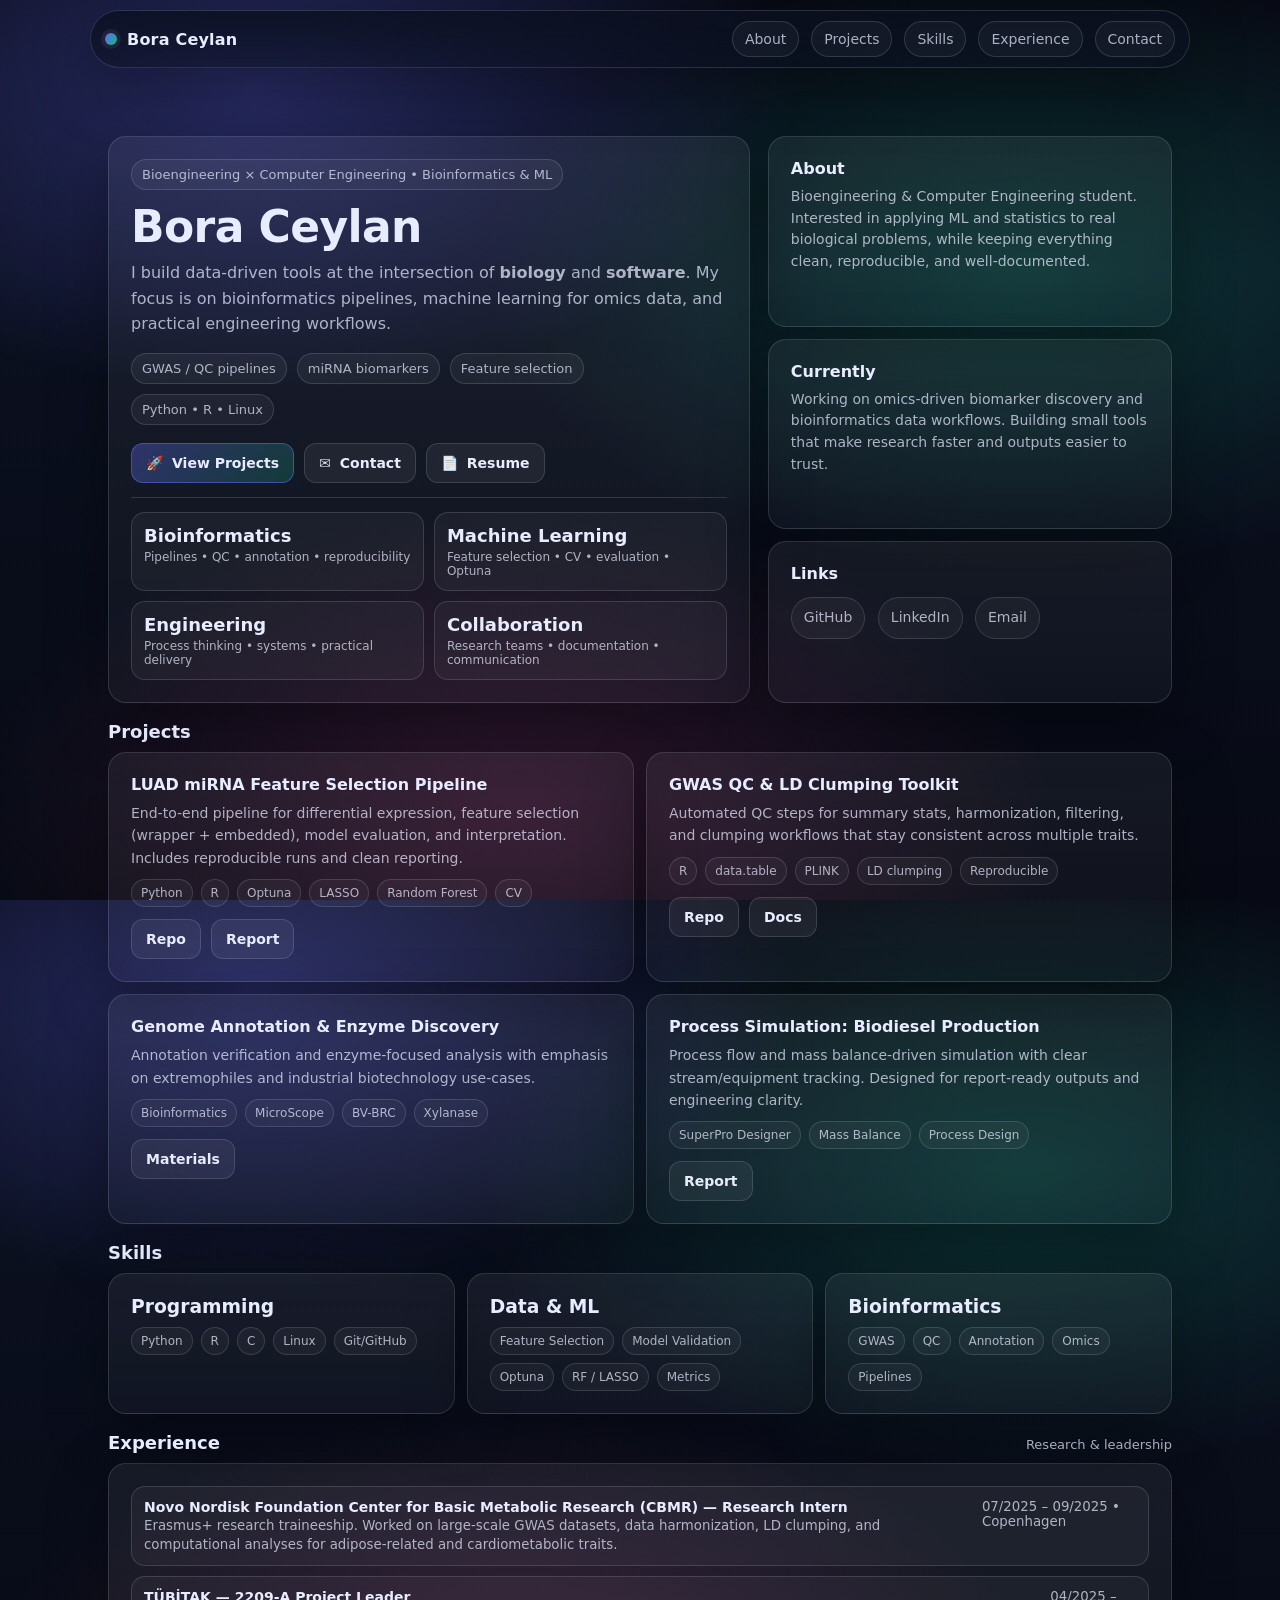
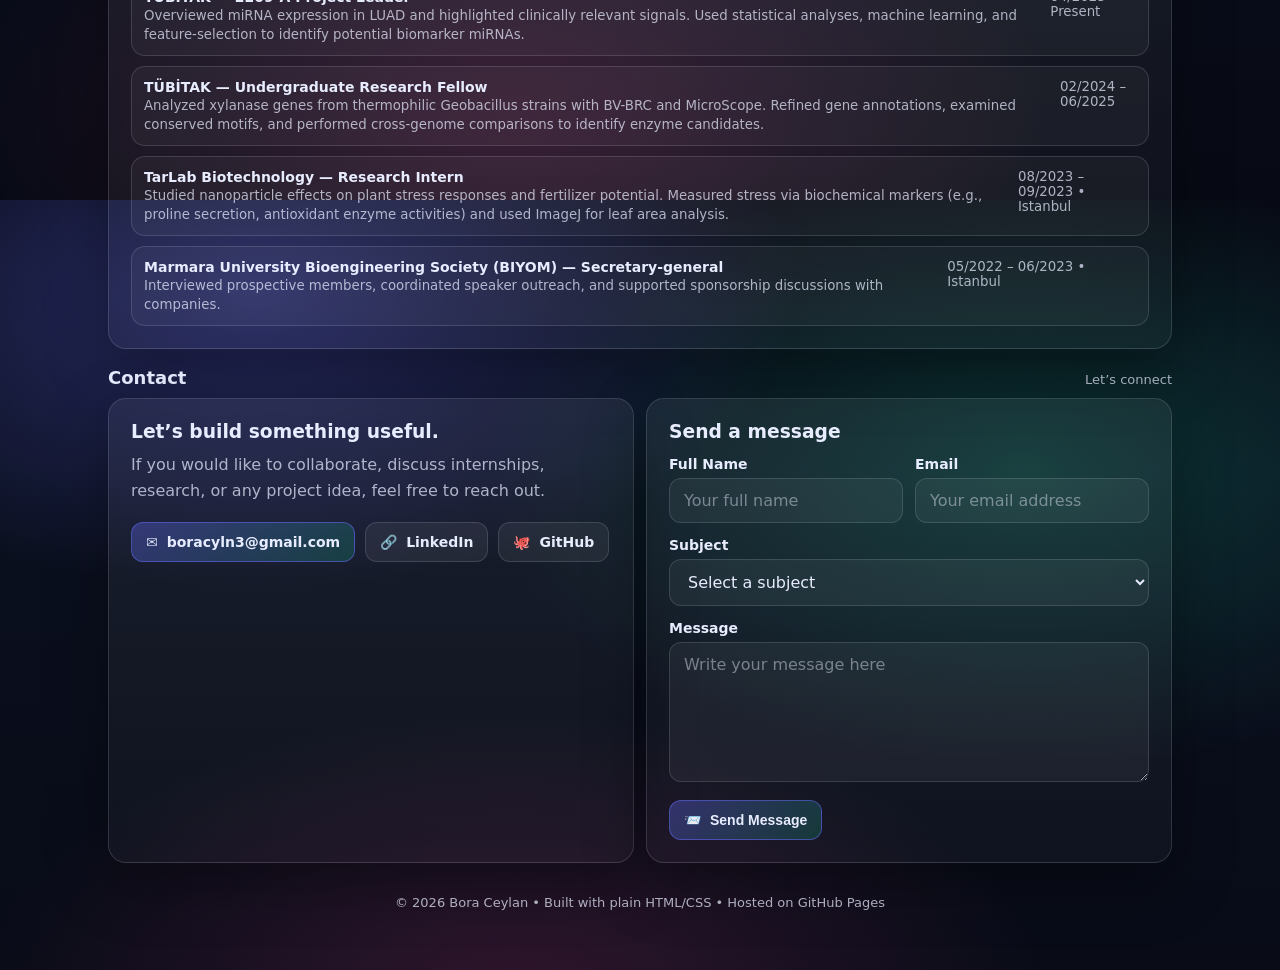
<file: index.html>
<!doctype html>
<html lang="tr">
<head>
  <meta charset="utf-8" />
  <meta name="viewport" content="width=device-width, initial-scale=1" />
  <title>Bora Ceylan | Portfolio</title>
  <meta name="description" content="Bora Ceylan — Bioengineering & Computer Engineering student. Bioinformatics, ML, GWAS, and biotech R&D." />
  
<style>
  :root{
    --bg:#0b1020;
    --panel:rgba(255,255,255,.06);
    --panel2:rgba(255,255,255,.10);
    --text:#e8ecff;
    --muted:rgba(232,236,255,.72);
    --line:rgba(232,236,255,.14);
    --shadow: 0 20px 60px rgba(0,0,0,.35);
    --r:18px;
  }
  *{box-sizing:border-box}
  html,body{height:100%}
  body{
    margin:0;
    font-family: ui-sans-serif, system-ui, -apple-system, Segoe UI, Roboto, Helvetica, Arial, "Apple Color Emoji","Segoe UI Emoji";
    color:var(--text);
    background:
      radial-gradient(900px 500px at 20% 10%, rgba(99,102,241,.35), transparent 60%),
      radial-gradient(900px 500px at 80% 30%, rgba(16,185,129,.22), transparent 60%),
      radial-gradient(900px 500px at 40% 90%, rgba(236,72,153,.18), transparent 60%),
      linear-gradient(180deg, #070a14 0%, #0b1020 30%, #070a14 100%);
    overflow-x:hidden;
  }
  a{color:inherit; text-decoration:none}
  .wrap{max-width:1100px; margin:0 auto; padding:28px 18px 60px}
  .nav{
    display:flex; align-items:center; justify-content:space-between;
    position:sticky; top:0; z-index:10;
    backdrop-filter: blur(10px);
    background: linear-gradient(180deg, rgba(11,16,32,.85), rgba(11,16,32,.55));
    border:1px solid var(--line);
    border-radius:999px;
    padding:10px 14px;
    box-shadow: var(--shadow);
    margin:10px auto 22px;
    max-width:1100px;
  }
  .brand{display:flex; gap:10px; align-items:center; font-weight:700; letter-spacing:.2px}
  .dot{
    width:12px;height:12px;border-radius:50%;
    background: linear-gradient(135deg, rgba(99,102,241,1), rgba(16,185,129,1));
    box-shadow: 0 0 0 4px rgba(255,255,255,.06);
  }
  .navlinks{display:flex; gap:12px; align-items:center; flex-wrap:wrap}
  .pill{
    padding:9px 12px;
    border-radius:999px;
    border:1px solid var(--line);
    background: rgba(255,255,255,.04);
    font-size:14px;
    color:var(--muted);
    transition:.2s transform, .2s background, .2s border-color;
  }
  .pill:hover{transform: translateY(-1px); background: rgba(255,255,255,.07); border-color: rgba(255,255,255,.22); color:var(--text)}
  .hero{
    display:grid;
    grid-template-columns: 1.35fr .85fr;
    gap:18px;
    align-items:stretch;
    margin-top:18px;
  }
  .card{
    background: linear-gradient(180deg, var(--panel), rgba(255,255,255,.03));
    border:1px solid var(--line);
    border-radius: var(--r);
    box-shadow: var(--shadow);
    padding:22px;
  }
  .headline{
    font-size: 44px;
    line-height: 1.05;
    margin: 4px 0 10px;
    letter-spacing:-.6px;
  }
  .sub{
    color:var(--muted);
    font-size:16px;
    line-height:1.6;
    margin:0 0 16px;
  }
  .badges{display:flex; gap:10px; flex-wrap:wrap; margin:14px 0 0}
  .badge{
    font-size:13px;
    padding:7px 10px;
    border-radius:999px;
    border:1px solid var(--line);
    background: rgba(255,255,255,.05);
    color:var(--muted);
  }
  .cta{display:flex; gap:10px; flex-wrap:wrap; margin-top:18px}
  .btn{
    display:inline-flex; align-items:center; gap:9px;
    padding:11px 14px;
    border-radius: 12px;
    border:1px solid var(--line);
    background: rgba(255,255,255,.06);
    color:var(--text);
    font-weight:600;
    font-size:14px;
    transition:.2s transform, .2s background, .2s border-color;
  }
  .btn:hover{transform:translateY(-1px); background: rgba(255,255,255,.10); border-color: rgba(255,255,255,.24)}
  .btn.primary{
    border-color: rgba(99,102,241,.55);
    background: linear-gradient(135deg, rgba(99,102,241,.35), rgba(16,185,129,.22));
  }
  .btn .icon{opacity:.9}
  .sidegrid{display:grid; gap:12px}
  .mini h3{margin:0 0 8px; font-size:16px}
  .mini p{margin:0; color:var(--muted); line-height:1.55; font-size:14px}
  .kpi{
    display:grid;
    grid-template-columns:1fr 1fr;
    gap:10px;
    margin-top:14px;
  }
  .kpi .k{
    border:1px solid var(--line);
    background: rgba(255,255,255,.04);
    border-radius:14px;
    padding:12px;
  }
  .k .num{font-size:18px; font-weight:800}
  .k .lbl{font-size:12px; color:var(--muted); margin-top:4px}
  section{margin-top:18px}
  .section-title{
    display:flex; align-items:baseline; justify-content:space-between; gap:10px;
    margin: 8px 0 10px;
  }
  .section-title h2{margin:0; font-size:18px}
  .section-title span{color:var(--muted); font-size:13px}
  .grid{
    display:grid;
    grid-template-columns: repeat(12, 1fr);
    gap:12px;
  }
  .col6{grid-column: span 6}
  .col4{grid-column: span 4}
  .col8{grid-column: span 8}
  .project h3{margin:0 0 8px; font-size:16px}
  .project p{margin:0 0 10px; color:var(--muted); line-height:1.6; font-size:14px}
  .tags{display:flex; gap:8px; flex-wrap:wrap}
  .tag{
    font-size:12px; padding:6px 9px;
    border-radius:999px;
    border:1px solid var(--line);
    background: rgba(255,255,255,.04);
    color:var(--muted);
  }
  .list{margin:0; padding:0; list-style:none; display:grid; gap:10px}
  .item{
    border:1px solid var(--line);
    background: rgba(255,255,255,.04);
    border-radius:14px;
    padding:12px;
    display:flex;
    justify-content:space-between;
    gap:12px;
    align-items:flex-start;
  }
  .item strong{display:block; font-size:14px}
  .item small{color:var(--muted)}
  .footer{
    margin-top:18px;
    text-align:center;
    color:var(--muted);
    font-size:13px;
    padding:14px 0 0;
  }
  .divider{
    height:1px; background:var(--line);
    margin:14px 0 0;
  }

  /* CONTACT FORM */
  .contact-form{
    display:flex;
    flex-direction:column;
    gap:14px;
    margin-top:6px;
  }
  .contact-form label{
    font-size:14px;
    font-weight:600;
    color:var(--text);
    margin-bottom:6px;
    display:block;
  }
  .contact-form input,
  .contact-form select,
  .contact-form textarea{
    width:100%;
    padding:12px 14px;
    border-radius:12px;
    border:1px solid var(--line);
    background: rgba(255,255,255,.05);
    color:var(--text);
    font: inherit;
    outline:none;
    transition:border-color .2s, background .2s, transform .2s;
  }
  .contact-form input::placeholder,
  .contact-form textarea::placeholder{
    color:rgba(232,236,255,.45);
  }
  .contact-form input:focus,
  .contact-form select:focus,
  .contact-form textarea:focus{
    border-color: rgba(99,102,241,.55);
    background: rgba(255,255,255,.08);
  }
  .contact-form textarea{
    min-height:140px;
    resize:vertical;
  }
  .form-row{
    display:grid;
    grid-template-columns:1fr 1fr;
    gap:12px;
  }

  @media (max-width: 920px){
    .hero{grid-template-columns:1fr; }
    .headline{font-size:36px}
    .col6,.col4,.col8{grid-column: span 12}
    .nav{position:relative; top:auto}
    .form-row{grid-template-columns:1fr;}
  }
</style>
</head>
<body>

  <div class="nav">
    <div class="brand">
      <span class="dot" aria-hidden="true"></span>
      <span>Bora Ceylan</span>
    </div>
    <div class="navlinks">
      <a class="pill" href="#about">About</a>
      <a class="pill" href="#projects">Projects</a>
      <a class="pill" href="#skills">Skills</a>
      <a class="pill" href="#experience">Experience</a>
      <a class="pill" href="#contact">Contact</a>
    </div>
  </div>

  <div class="wrap">
    <!-- HERO -->
    <div class="hero">
      <div class="card">
        <div class="badge" style="display:inline-block;margin-bottom:10px;">
          Bioengineering × Computer Engineering • Bioinformatics & ML
        </div>

        <h1 class="headline">Bora Ceylan</h1>
        <p class="sub">
          I build data-driven tools at the intersection of <b>biology</b> and <b>software</b>.
          My focus is on bioinformatics pipelines, machine learning for omics data, and practical engineering workflows.
        </p>

        <div class="badges">
          <span class="badge">GWAS / QC pipelines</span>
          <span class="badge">miRNA biomarkers</span>
          <span class="badge">Feature selection</span>
          <span class="badge">Python • R • Linux</span>
        </div>

        <div class="cta">
          <a class="btn primary" href="#projects">
            <span class="icon">🚀</span> View Projects
          </a>
          <a class="btn" href="#contact">
            <span class="icon">✉️</span> Contact
          </a>
          <!-- İstersen buraya CV linki koy -->
          <a class="btn" href="Bora-CEYLAN-CV.pdf" download>
            <span class="icon">📄</span> Resume
          </a>
        </div>

        <div class="divider"></div>

        <div class="kpi">
          <div class="k">
            <div class="num">Bioinformatics</div>
            <div class="lbl">Pipelines • QC • annotation • reproducibility</div>
          </div>
          <div class="k">
            <div class="num">Machine Learning</div>
            <div class="lbl">Feature selection • CV • evaluation • Optuna</div>
          </div>
          <div class="k">
            <div class="num">Engineering</div>
            <div class="lbl">Process thinking • systems • practical delivery</div>
          </div>
          <div class="k">
            <div class="num">Collaboration</div>
            <div class="lbl">Research teams • documentation • communication</div>
          </div>
        </div>
      </div>

      <div class="sidegrid">
        <div class="card mini" id="about">
          <h3>About</h3>
          <p>
            Bioengineering & Computer Engineering student. Interested in applying ML and statistics to real biological problems,
            while keeping everything clean, reproducible, and well-documented.
          </p>
        </div>

        <div class="card mini">
          <h3>Currently</h3>
          <p>
            Working on omics-driven biomarker discovery and bioinformatics data workflows.
            Building small tools that make research faster and outputs easier to trust.
          </p>
        </div>

        <div class="card mini">
          <h3>Links</h3>
          <p>
            <a class="pill" style="display:inline-block;margin:6px 8px 0 0;" href="https://github.com/borcey" target="_blank" rel="noreferrer">GitHub</a>
            <a class="pill" style="display:inline-block;margin:6px 8px 0 0;" href="https://www.linkedin.com/in/boracyln" target="_blank" rel="noreferrer">LinkedIn</a>            <a class="pill" style="display:inline-block;margin:6px 8px 0 0;" href="#contact">Email</a>
          </p>
          <p style="margin-top:10px;color:var(--muted);font-size:13px;">
          </p>
        </div>
      </div>
    </div>

    <!-- PROJECTS -->
    <section id="projects">
      <div class="section-title">
        <h2>Projects</h2>
      </div>

      <div class="grid">
        <div class="card project col6">
          <h3>LUAD miRNA Feature Selection Pipeline</h3>
          <p>
            End-to-end pipeline for differential expression, feature selection (wrapper + embedded),
            model evaluation, and interpretation. Includes reproducible runs and clean reporting.
          </p>
          <div class="tags">
            <span class="tag">Python</span><span class="tag">R</span><span class="tag">Optuna</span>
            <span class="tag">LASSO</span><span class="tag">Random Forest</span><span class="tag">CV</span>
          </div>
          <div class="cta" style="margin-top:12px;">
            <a class="btn" href="#" onclick="alert('Buraya repo linkini koy.'); return false;">Repo</a>
            <a class="btn" href="#" onclick="alert('Buraya kısa rapor / PDF linki koy.'); return false;">Report</a>
          </div>
        </div>

        <div class="card project col6">
          <h3>GWAS QC & LD Clumping Toolkit</h3>
          <p>
            Automated QC steps for summary stats, harmonization, filtering, and clumping workflows
            that stay consistent across multiple traits.
          </p>
          <div class="tags">
            <span class="tag">R</span><span class="tag">data.table</span><span class="tag">PLINK</span>
            <span class="tag">LD clumping</span><span class="tag">Reproducible</span>
          </div>
          <div class="cta" style="margin-top:12px;">
            <a class="btn" href="#" onclick="alert('Repo linki'); return false;">Repo</a>
            <a class="btn" href="#" onclick="alert('Docs linki'); return false;">Docs</a>
          </div>
        </div>

        <div class="card project col6">
          <h3>Genome Annotation & Enzyme Discovery</h3>
          <p>
            Annotation verification and enzyme-focused analysis with emphasis on extremophiles and
            industrial biotechnology use-cases.
          </p>
          <div class="tags">
            <span class="tag">Bioinformatics</span><span class="tag">MicroScope</span><span class="tag">BV-BRC</span>
            <span class="tag">Xylanase</span>
          </div>
          <div class="cta" style="margin-top:12px;">
            <a class="btn" href="#" onclick="alert('Repo / poster linki'); return false;">Materials</a>
          </div>
        </div>

        <div class="card project col6">
          <h3>Process Simulation: Biodiesel Production</h3>
          <p>
            Process flow and mass balance-driven simulation with clear stream/equipment tracking.
            Designed for report-ready outputs and engineering clarity.
          </p>
          <div class="tags">
            <span class="tag">SuperPro Designer</span><span class="tag">Mass Balance</span><span class="tag">Process Design</span>
          </div>
          <div class="cta" style="margin-top:12px;">
            <a class="btn" href="#" onclick="alert('Rapor / görsel linki'); return false;">Report</a>
          </div>
        </div>
      </div>
    </section>

    <!-- SKILLS -->
    <section id="skills">
      <div class="section-title">
        <h2>Skills</h2>
      </div>

      <div class="grid">
        <div class="card col4">
          <h3 style="margin:0 0 10px;">Programming</h3>
          <div class="tags">
            <span class="tag">Python</span><span class="tag">R</span><span class="tag">C</span>
            <span class="tag">Linux</span><span class="tag">Git/GitHub</span>
          </div>
        </div>
        <div class="card col4">
          <h3 style="margin:0 0 10px;">Data & ML</h3>
          <div class="tags">
            <span class="tag">Feature Selection</span><span class="tag">Model Validation</span>
            <span class="tag">Optuna</span><span class="tag">RF / LASSO</span>
            <span class="tag">Metrics</span>
          </div>
        </div>
        <div class="card col4">
          <h3 style="margin:0 0 10px;">Bioinformatics</h3>
          <div class="tags">
            <span class="tag">GWAS</span><span class="tag">QC</span><span class="tag">Annotation</span>
            <span class="tag">Omics</span><span class="tag">Pipelines</span>
          </div>
        </div>
      </div>
    </section>

    <!-- EXPERIENCE -->
<section id="experience">
  <div class="section-title">
    <h2>Experience</h2>
    <span>Research & leadership</span>
  </div>

  <div class="card">
    <ul class="list">
      <li class="item">
        <div>
          <strong>Novo Nordisk Foundation Center for Basic Metabolic Research (CBMR) — Research Intern</strong>
          <small>
            Erasmus+ research traineeship. Worked on large-scale GWAS datasets, data harmonization, LD clumping,
            and computational analyses for adipose-related and cardiometabolic traits.
          </small>
        </div>
        <small>07/2025 – 09/2025 • Copenhagen</small>
      </li>

      <li class="item">
        <div>
          <strong>TÜBİTAK — 2209-A Project Leader</strong>
          <small>
            Overviewed miRNA expression in LUAD and highlighted clinically relevant signals.
            Used statistical analyses, machine learning, and feature-selection to identify potential biomarker miRNAs.
          </small>
        </div>
        <small>04/2025 – Present</small>
      </li>

      <li class="item">
        <div>
          <strong>TÜBİTAK — Undergraduate Research Fellow</strong>
          <small>
            Analyzed xylanase genes from thermophilic Geobacillus strains with BV-BRC and MicroScope.
            Refined gene annotations, examined conserved motifs, and performed cross-genome comparisons to identify enzyme candidates.
          </small>
        </div>
        <small>02/2024 – 06/2025</small>
      </li>

      <li class="item">
        <div>
          <strong>TarLab Biotechnology — Research Intern</strong>
          <small>
            Studied nanoparticle effects on plant stress responses and fertilizer potential.
            Measured stress via biochemical markers (e.g., proline secretion, antioxidant enzyme activities) and used ImageJ for leaf area analysis.
          </small>
        </div>
        <small>08/2023 – 09/2023 • Istanbul</small>
      </li>

      <li class="item">
        <div>
          <strong>Marmara University Bioengineering Society (BIYOM) — Secretary-general</strong>
          <small>
            Interviewed prospective members, coordinated speaker outreach, and supported sponsorship discussions with companies.
          </small>
        </div>
        <small>05/2022 – 06/2023 • Istanbul</small>
      </li>
    </ul>
  </div>
</section>

    
<!-- CONTACT -->
<section id="contact">
  <div class="section-title">
    <h2>Contact</h2>
    <span>Let’s connect</span>
  </div>

  <div class="grid">
    <div class="card col6">
      <h3 style="margin:0 0 10px;">Let’s build something useful.</h3>
      <p class="sub">
        If you would like to collaborate, discuss internships, research, or any project idea,
        feel free to reach out.
      </p>

      <div class="cta">
        <a class="btn primary" href="mailto:boracyln3@gmail.com">
          <span class="icon">✉️</span> boracyln3@gmail.com
        </a>
        <a class="btn" href="https://www.linkedin.com/in/boracyln" target="_blank" rel="noreferrer">
          <span class="icon">🔗</span> LinkedIn
        </a>
        <a class="btn" href="https://github.com/borcey" target="_blank" rel="noreferrer">
          <span class="icon">🐙</span> GitHub
        </a>
      </div>
    </div>

    <div class="card col6">
      <h3 style="margin:0 0 14px;">Send a message</h3>

      <form class="contact-form">
        <div class="form-row">
          <div>
            <label for="fullname">Full Name</label>
            <input type="text" id="fullname" name="fullname" placeholder="Your full name">
          </div>

          <div>
            <label for="email">Email</label>
            <input type="email" id="email" name="email" placeholder="Your email address">
          </div>
        </div>

        <div>
          <label for="subject">Subject</label>
          <select id="subject" name="subject">
            <option value="">Select a subject</option>
            <option value="internship">Internship Opportunity</option>
            <option value="research">Research Collaboration</option>
            <option value="project">Project Discussion</option>
            <option value="other">Other</option>
          </select>
        </div>

        <div>
          <label for="message">Message</label>
          <textarea id="message" name="message" placeholder="Write your message here"></textarea>
        </div>

        <div>
          <button type="submit" class="btn primary">
            <span class="icon">📨</span> Send Message
          </button>
        </div>
      </form>
    </div>
  </div>

  <div class="footer">
    © <span id="y"></span> Bora Ceylan • Built with plain HTML/CSS • Hosted on GitHub Pages
  </div>
</section>

  <script>
    document.getElementById("y").textContent = new Date().getFullYear();
  </script>

</body>
</html>
</file>
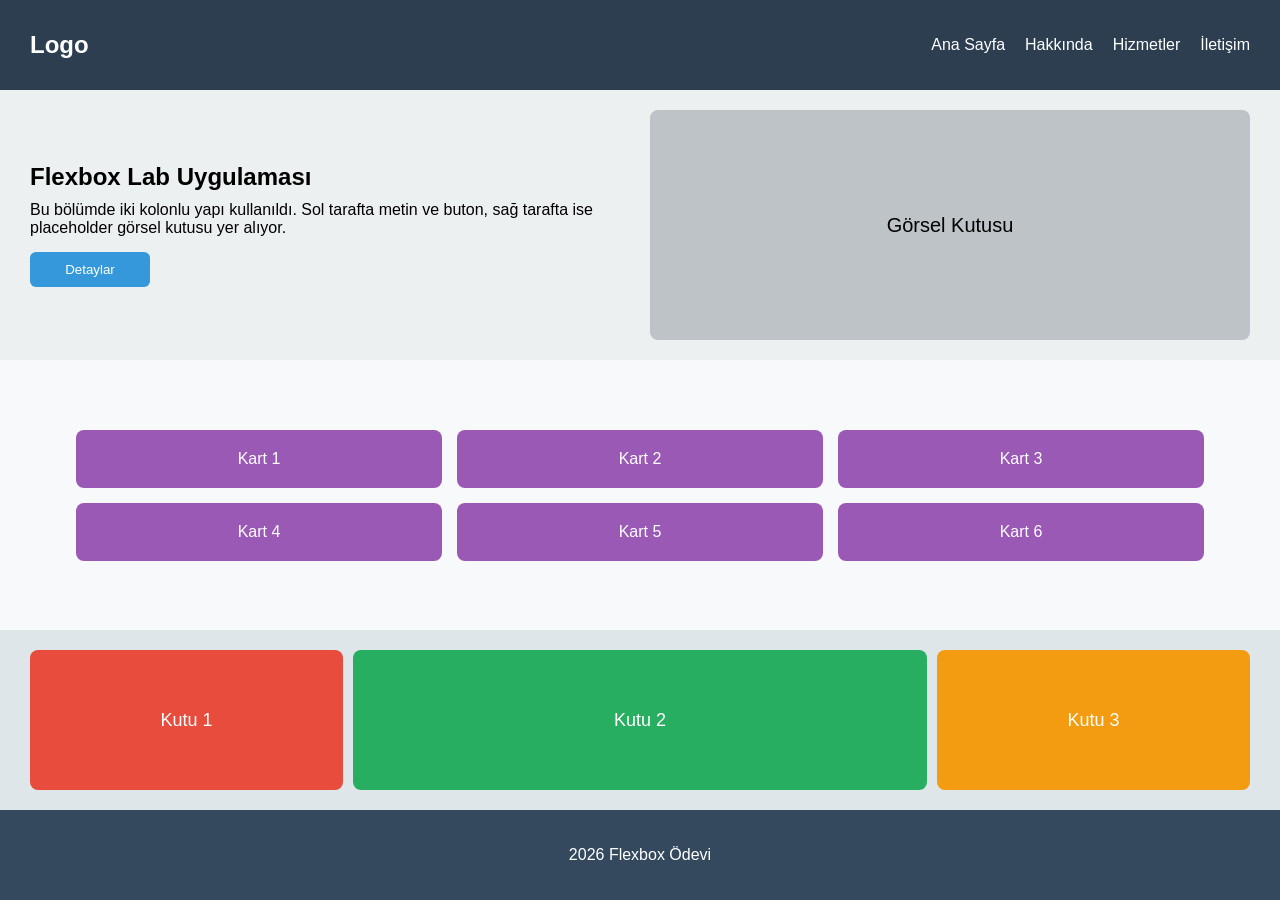
<file: BoraCeylan_FlexboxOdev/index.html>
<!DOCTYPE html>
<html lang="tr">
<head>
  <meta charset="UTF-8" />
  <meta name="viewport" content="width=device-width, initial-scale=1.0" />
  <title>Flexbox Uygulama</title>
  <link rel="stylesheet" href="style.css" />
</head>
<body>
  <div class="wrapper">
    
    <nav class="navbar">
      <div class="logo">Logo</div>
      <div class="nav-links">
        <a href="#">Ana Sayfa</a>
        <a href="#">Hakkında</a>
        <a href="#">Hizmetler</a>
        <a href="#">İletişim</a>
      </div>
    </nav>

    <section class="hero">
      <div class="hero-text">
        <h1>Flexbox Lab Uygulaması</h1>
        <p>
          Bu bölümde iki kolonlu yapı kullanıldı. Sol tarafta metin ve buton,
          sağ tarafta ise placeholder görsel kutusu yer alıyor.
        </p>
        <button>Detaylar</button>
      </div>
      <div class="hero-image">
        Görsel Kutusu
      </div>
    </section>

    <section class="cards-section">
      <div class="card">Kart 1</div>
      <div class="card">Kart 2</div>
      <div class="card">Kart 3</div>
      <div class="card">Kart 4</div>
      <div class="card">Kart 5</div>
      <div class="card">Kart 6</div>
    </section>

    <section class="grow-section">
      <div class="grow-box box1">Kutu 1</div>
      <div class="grow-box box2">Kutu 2</div>
      <div class="grow-box box3">Kutu 3</div>
    </section>

    <footer class="footer">
      <p>2026 Flexbox Ödevi</p>
    </footer>

  </div>
</body>
</html>
</file>
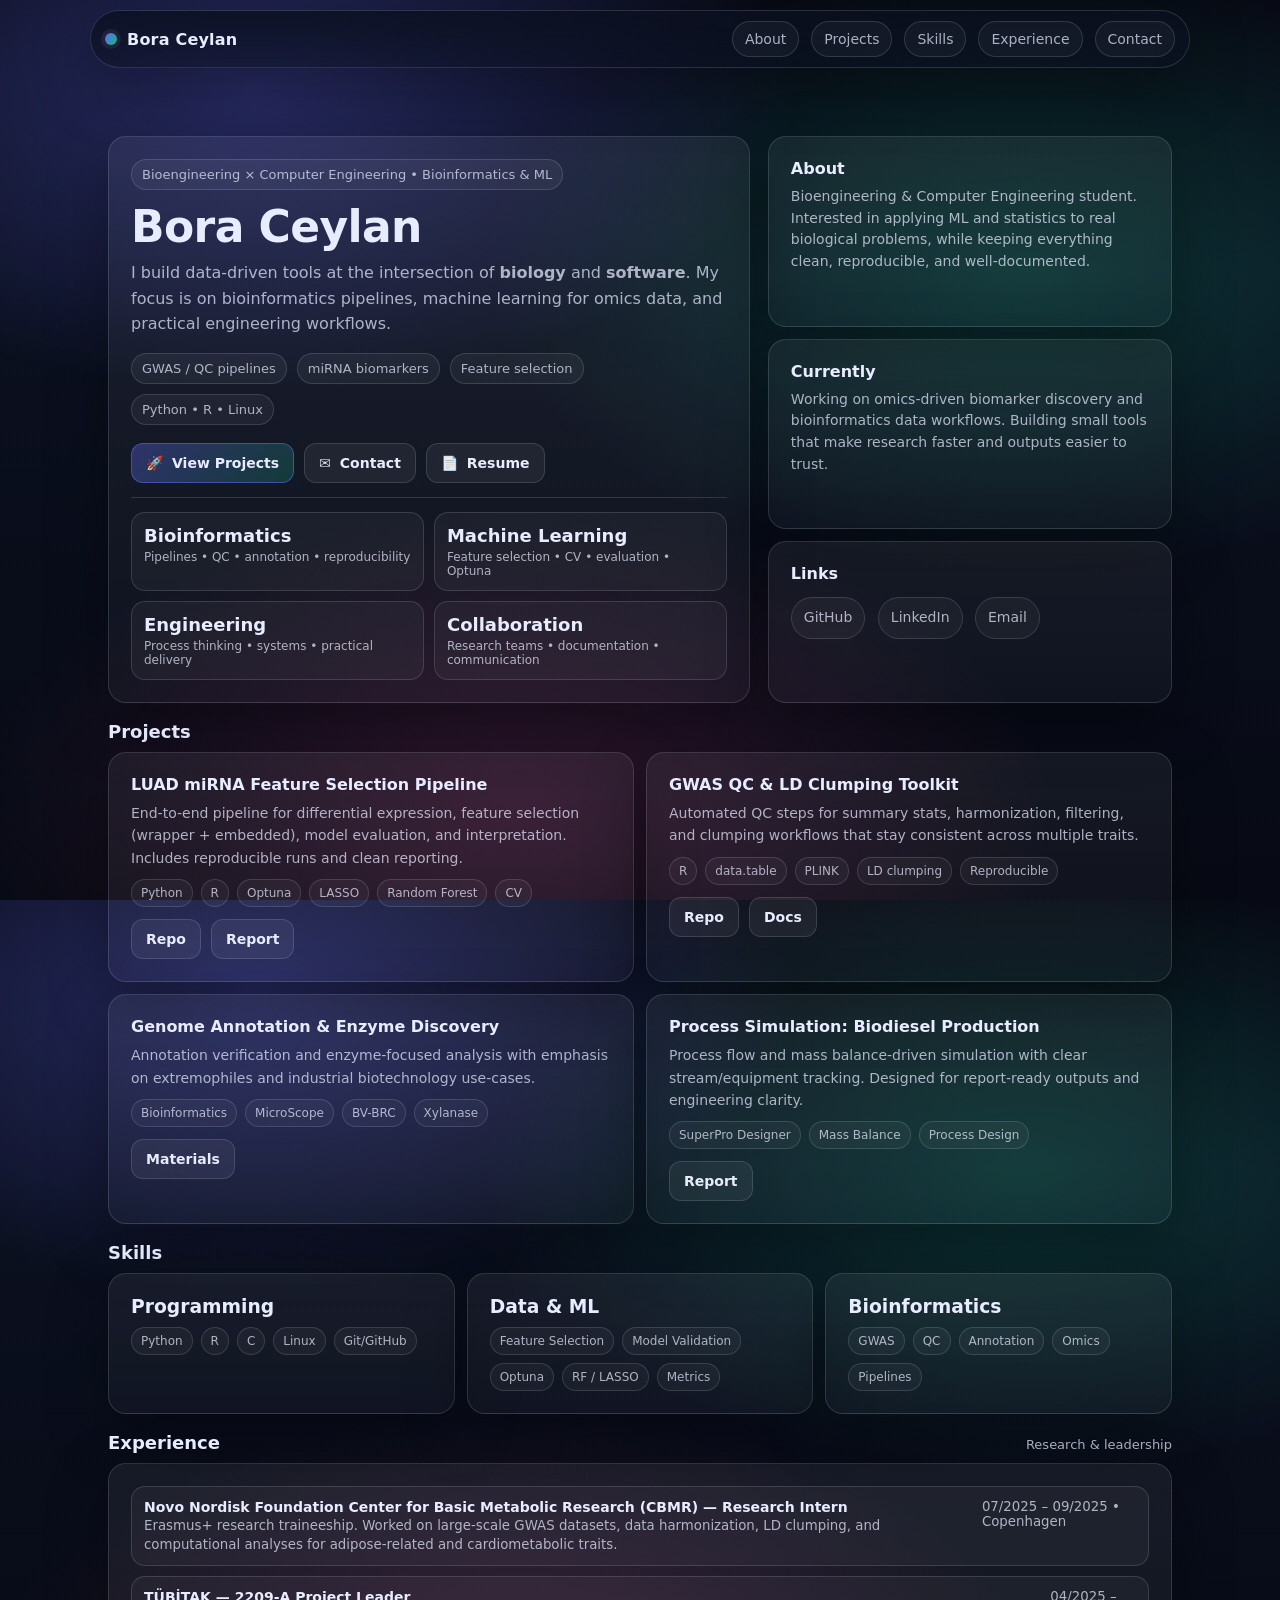
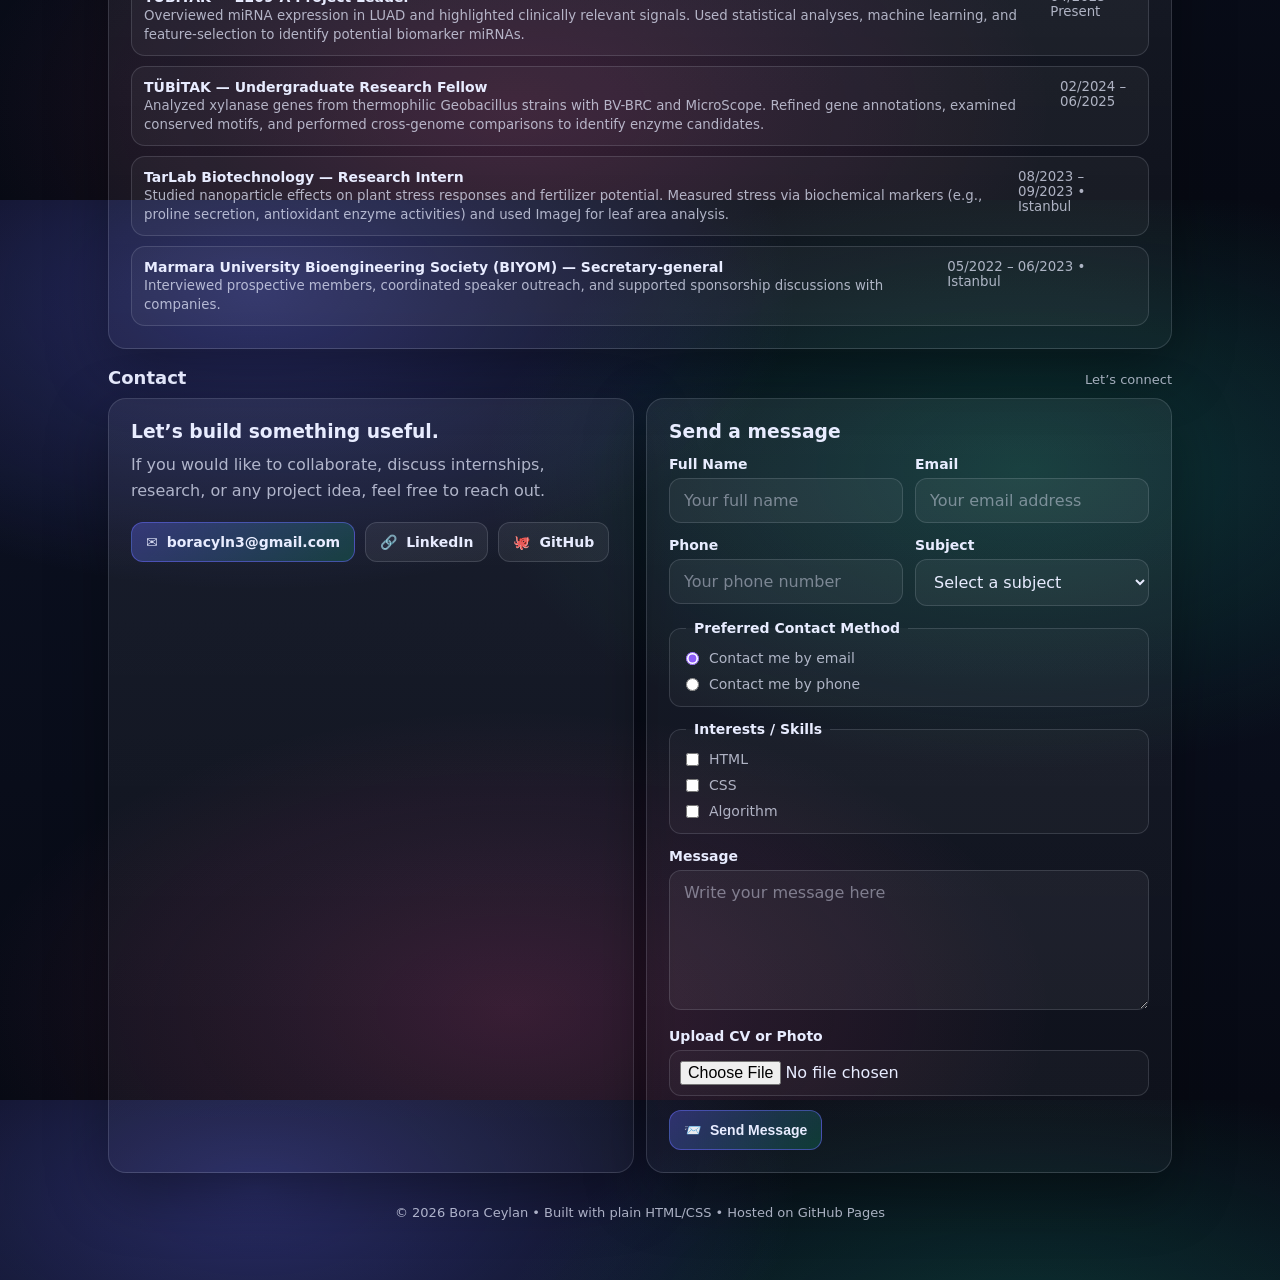
<file: Web Programlama LAB/hafta1_2_3/index.html>
<!doctype html>
<html lang="tr">
<head>
  <meta charset="utf-8" />
  <meta name="viewport" content="width=device-width, initial-scale=1" />
  <title>Bora Ceylan | Portfolio</title>
  <meta name="description" content="Bora Ceylan — Bioengineering & Computer Engineering student. Bioinformatics, ML, GWAS, and biotech R&D." />
  
<style>
  :root{
    --bg:#0b1020;
    --panel:rgba(255,255,255,.06);
    --panel2:rgba(255,255,255,.10);
    --text:#e8ecff;
    --muted:rgba(232,236,255,.72);
    --line:rgba(232,236,255,.14);
    --shadow: 0 20px 60px rgba(0,0,0,.35);
    --r:18px;
  }
  *{box-sizing:border-box}
  html,body{height:100%}
  body{
    margin:0;
    font-family: ui-sans-serif, system-ui, -apple-system, Segoe UI, Roboto, Helvetica, Arial, "Apple Color Emoji","Segoe UI Emoji";
    color:var(--text);
    background:
      radial-gradient(900px 500px at 20% 10%, rgba(99,102,241,.35), transparent 60%),
      radial-gradient(900px 500px at 80% 30%, rgba(16,185,129,.22), transparent 60%),
      radial-gradient(900px 500px at 40% 90%, rgba(236,72,153,.18), transparent 60%),
      linear-gradient(180deg, #070a14 0%, #0b1020 30%, #070a14 100%);
    overflow-x:hidden;
  }
  a{color:inherit; text-decoration:none}
  .wrap{max-width:1100px; margin:0 auto; padding:28px 18px 60px}
  .nav{
    display:flex; align-items:center; justify-content:space-between;
    position:sticky; top:0; z-index:10;
    backdrop-filter: blur(10px);
    background: linear-gradient(180deg, rgba(11,16,32,.85), rgba(11,16,32,.55));
    border:1px solid var(--line);
    border-radius:999px;
    padding:10px 14px;
    box-shadow: var(--shadow);
    margin:10px auto 22px;
    max-width:1100px;
  }
  .brand{display:flex; gap:10px; align-items:center; font-weight:700; letter-spacing:.2px}
  .dot{
    width:12px;height:12px;border-radius:50%;
    background: linear-gradient(135deg, rgba(99,102,241,1), rgba(16,185,129,1));
    box-shadow: 0 0 0 4px rgba(255,255,255,.06);
  }
  .navlinks{display:flex; gap:12px; align-items:center; flex-wrap:wrap}
  .pill{
    padding:9px 12px;
    border-radius:999px;
    border:1px solid var(--line);
    background: rgba(255,255,255,.04);
    font-size:14px;
    color:var(--muted);
    transition:.2s transform, .2s background, .2s border-color;
  }
  .pill:hover{transform: translateY(-1px); background: rgba(255,255,255,.07); border-color: rgba(255,255,255,.22); color:var(--text)}
  .hero{
    display:grid;
    grid-template-columns: 1.35fr .85fr;
    gap:18px;
    align-items:stretch;
    margin-top:18px;
  }
  .card{
    background: linear-gradient(180deg, var(--panel), rgba(255,255,255,.03));
    border:1px solid var(--line);
    border-radius: var(--r);
    box-shadow: var(--shadow);
    padding:22px;
  }
  .headline{
    font-size: 44px;
    line-height: 1.05;
    margin: 4px 0 10px;
    letter-spacing:-.6px;
  }
  .sub{
    color:var(--muted);
    font-size:16px;
    line-height:1.6;
    margin:0 0 16px;
  }
  .badges{display:flex; gap:10px; flex-wrap:wrap; margin:14px 0 0}
  .badge{
    font-size:13px;
    padding:7px 10px;
    border-radius:999px;
    border:1px solid var(--line);
    background: rgba(255,255,255,.05);
    color:var(--muted);
  }
  .cta{display:flex; gap:10px; flex-wrap:wrap; margin-top:18px}
  .btn{
    display:inline-flex; align-items:center; gap:9px;
    padding:11px 14px;
    border-radius: 12px;
    border:1px solid var(--line);
    background: rgba(255,255,255,.06);
    color:var(--text);
    font-weight:600;
    font-size:14px;
    transition:.2s transform, .2s background, .2s border-color;
  }
  .btn:hover{transform:translateY(-1px); background: rgba(255,255,255,.10); border-color: rgba(255,255,255,.24)}
  .btn.primary{
    border-color: rgba(99,102,241,.55);
    background: linear-gradient(135deg, rgba(99,102,241,.35), rgba(16,185,129,.22));
  }
  .btn .icon{opacity:.9}
  .sidegrid{display:grid; gap:12px}
  .mini h3{margin:0 0 8px; font-size:16px}
  .mini p{margin:0; color:var(--muted); line-height:1.55; font-size:14px}
  .kpi{
    display:grid;
    grid-template-columns:1fr 1fr;
    gap:10px;
    margin-top:14px;
  }
  .kpi .k{
    border:1px solid var(--line);
    background: rgba(255,255,255,.04);
    border-radius:14px;
    padding:12px;
  }
  .k .num{font-size:18px; font-weight:800}
  .k .lbl{font-size:12px; color:var(--muted); margin-top:4px}
  section{margin-top:18px}
  .section-title{
    display:flex; align-items:baseline; justify-content:space-between; gap:10px;
    margin: 8px 0 10px;
  }
  .section-title h2{margin:0; font-size:18px}
  .section-title span{color:var(--muted); font-size:13px}
  .grid{
    display:grid;
    grid-template-columns: repeat(12, 1fr);
    gap:12px;
  }
  .col6{grid-column: span 6}
  .col4{grid-column: span 4}
  .col8{grid-column: span 8}
  .project h3{margin:0 0 8px; font-size:16px}
  .project p{margin:0 0 10px; color:var(--muted); line-height:1.6; font-size:14px}
  .tags{display:flex; gap:8px; flex-wrap:wrap}
  .tag{
    font-size:12px; padding:6px 9px;
    border-radius:999px;
    border:1px solid var(--line);
    background: rgba(255,255,255,.04);
    color:var(--muted);
  }
  .list{margin:0; padding:0; list-style:none; display:grid; gap:10px}
  .item{
    border:1px solid var(--line);
    background: rgba(255,255,255,.04);
    border-radius:14px;
    padding:12px;
    display:flex;
    justify-content:space-between;
    gap:12px;
    align-items:flex-start;
  }
  .item strong{display:block; font-size:14px}
  .item small{color:var(--muted)}
  .footer{
    margin-top:18px;
    text-align:center;
    color:var(--muted);
    font-size:13px;
    padding:14px 0 0;
  }
  .divider{
    height:1px; background:var(--line);
    margin:14px 0 0;
  }

  /* CONTACT FORM */
  .contact-form{
    display:flex;
    flex-direction:column;
    gap:14px;
    margin-top:6px;
  }
  .contact-form label{
    font-size:14px;
    font-weight:600;
    color:var(--text);
    margin-bottom:6px;
    display:block;
  }
  .contact-form input,
  .contact-form select,
  .contact-form textarea{
    width:100%;
    padding:12px 14px;
    border-radius:12px;
    border:1px solid var(--line);
    background: rgba(255,255,255,.05);
    color:var(--text);
    font: inherit;
    outline:none;
    transition:border-color .2s, background .2s, transform .2s;
  }
  .contact-form input::placeholder,
  .contact-form textarea::placeholder{
    color:rgba(232,236,255,.45);
  }
  .contact-form input:focus,
  .contact-form select:focus,
  .contact-form textarea:focus{
    border-color: rgba(99,102,241,.55);
    background: rgba(255,255,255,.08);
  }
  .contact-form textarea{
    min-height:140px;
    resize:vertical;
  }
  .form-row{
    display:grid;
    grid-template-columns:1fr 1fr;
    gap:12px;
  }

  @media (max-width: 920px){
    .hero{grid-template-columns:1fr; }
    .headline{font-size:36px}
    .col6,.col4,.col8{grid-column: span 12}
    .nav{position:relative; top:auto}
    .form-row{grid-template-columns:1fr;}
  }

  .contact-form fieldset{
  border:1px solid var(--line);
  border-radius:12px;
  padding:14px 16px;
  background: rgba(255,255,255,.03);
  margin:0;
}

.contact-form legend{
  padding:0 8px;
  font-size:14px;
  font-weight:600;
  color:var(--text);
}

.choice-group{
  display:grid;
  gap:10px;
}

.choice-item{
  display:flex !important;
  align-items:center;
  gap:10px;
  margin-bottom:0 !important;
  font-weight:400 !important;
  color:var(--muted) !important;
  cursor:pointer;
}

.choice-item input[type="radio"],
.choice-item input[type="checkbox"]{
  width:auto;
  margin:0;
  accent-color:#8b5cf6;
}

.contact-form input[type="file"]{
  padding:10px;
  background: rgba(255,255,255,.03);
}

  
</style>
</head>
<body>

  <div class="nav">
    <div class="brand">
      <span class="dot" aria-hidden="true"></span>
      <span>Bora Ceylan</span>
    </div>
    <div class="navlinks">
      <a class="pill" href="#about">About</a>
      <a class="pill" href="#projects">Projects</a>
      <a class="pill" href="#skills">Skills</a>
      <a class="pill" href="#experience">Experience</a>
      <a class="pill" href="#contact">Contact</a>
    </div>
  </div>

  <div class="wrap">
    <!-- HERO -->
    <div class="hero">
      <div class="card">
        <div class="badge" style="display:inline-block;margin-bottom:10px;">
          Bioengineering × Computer Engineering • Bioinformatics & ML
        </div>

        <h1 class="headline">Bora Ceylan</h1>
        <p class="sub">
          I build data-driven tools at the intersection of <b>biology</b> and <b>software</b>.
          My focus is on bioinformatics pipelines, machine learning for omics data, and practical engineering workflows.
        </p>

        <div class="badges">
          <span class="badge">GWAS / QC pipelines</span>
          <span class="badge">miRNA biomarkers</span>
          <span class="badge">Feature selection</span>
          <span class="badge">Python • R • Linux</span>
        </div>

        <div class="cta">
          <a class="btn primary" href="#projects">
            <span class="icon">🚀</span> View Projects
          </a>
          <a class="btn" href="#contact">
            <span class="icon">✉️</span> Contact
          </a>
          <!-- İstersen buraya CV linki koy -->
          <a class="btn" href="Bora-CEYLAN-CV.pdf" download>
            <span class="icon">📄</span> Resume
          </a>
        </div>

        <div class="divider"></div>

        <div class="kpi">
          <div class="k">
            <div class="num">Bioinformatics</div>
            <div class="lbl">Pipelines • QC • annotation • reproducibility</div>
          </div>
          <div class="k">
            <div class="num">Machine Learning</div>
            <div class="lbl">Feature selection • CV • evaluation • Optuna</div>
          </div>
          <div class="k">
            <div class="num">Engineering</div>
            <div class="lbl">Process thinking • systems • practical delivery</div>
          </div>
          <div class="k">
            <div class="num">Collaboration</div>
            <div class="lbl">Research teams • documentation • communication</div>
          </div>
        </div>
      </div>

      <div class="sidegrid">
        <div class="card mini" id="about">
          <h3>About</h3>
          <p>
            Bioengineering & Computer Engineering student. Interested in applying ML and statistics to real biological problems,
            while keeping everything clean, reproducible, and well-documented.
          </p>
        </div>

        <div class="card mini">
          <h3>Currently</h3>
          <p>
            Working on omics-driven biomarker discovery and bioinformatics data workflows.
            Building small tools that make research faster and outputs easier to trust.
          </p>
        </div>

        <div class="card mini">
          <h3>Links</h3>
          <p>
            <a class="pill" style="display:inline-block;margin:6px 8px 0 0;" href="https://github.com/borcey" target="_blank" rel="noreferrer">GitHub</a>
            <a class="pill" style="display:inline-block;margin:6px 8px 0 0;" href="https://www.linkedin.com/in/boracyln" target="_blank" rel="noreferrer">LinkedIn</a>            <a class="pill" style="display:inline-block;margin:6px 8px 0 0;" href="#contact">Email</a>
          </p>
          <p style="margin-top:10px;color:var(--muted);font-size:13px;">
          </p>
        </div>
      </div>
    </div>

    <!-- PROJECTS -->
    <section id="projects">
      <div class="section-title">
        <h2>Projects</h2>
      </div>

      <div class="grid">
        <div class="card project col6">
          <h3>LUAD miRNA Feature Selection Pipeline</h3>
          <p>
            End-to-end pipeline for differential expression, feature selection (wrapper + embedded),
            model evaluation, and interpretation. Includes reproducible runs and clean reporting.
          </p>
          <div class="tags">
            <span class="tag">Python</span><span class="tag">R</span><span class="tag">Optuna</span>
            <span class="tag">LASSO</span><span class="tag">Random Forest</span><span class="tag">CV</span>
          </div>
          <div class="cta" style="margin-top:12px;">
            <a class="btn" href="#" onclick="alert('Buraya repo linkini koy.'); return false;">Repo</a>
            <a class="btn" href="#" onclick="alert('Buraya kısa rapor / PDF linki koy.'); return false;">Report</a>
          </div>
        </div>

        <div class="card project col6">
          <h3>GWAS QC & LD Clumping Toolkit</h3>
          <p>
            Automated QC steps for summary stats, harmonization, filtering, and clumping workflows
            that stay consistent across multiple traits.
          </p>
          <div class="tags">
            <span class="tag">R</span><span class="tag">data.table</span><span class="tag">PLINK</span>
            <span class="tag">LD clumping</span><span class="tag">Reproducible</span>
          </div>
          <div class="cta" style="margin-top:12px;">
            <a class="btn" href="#" onclick="alert('Repo linki'); return false;">Repo</a>
            <a class="btn" href="#" onclick="alert('Docs linki'); return false;">Docs</a>
          </div>
        </div>

        <div class="card project col6">
          <h3>Genome Annotation & Enzyme Discovery</h3>
          <p>
            Annotation verification and enzyme-focused analysis with emphasis on extremophiles and
            industrial biotechnology use-cases.
          </p>
          <div class="tags">
            <span class="tag">Bioinformatics</span><span class="tag">MicroScope</span><span class="tag">BV-BRC</span>
            <span class="tag">Xylanase</span>
          </div>
          <div class="cta" style="margin-top:12px;">
            <a class="btn" href="#" onclick="alert('Repo / poster linki'); return false;">Materials</a>
          </div>
        </div>

        <div class="card project col6">
          <h3>Process Simulation: Biodiesel Production</h3>
          <p>
            Process flow and mass balance-driven simulation with clear stream/equipment tracking.
            Designed for report-ready outputs and engineering clarity.
          </p>
          <div class="tags">
            <span class="tag">SuperPro Designer</span><span class="tag">Mass Balance</span><span class="tag">Process Design</span>
          </div>
          <div class="cta" style="margin-top:12px;">
            <a class="btn" href="#" onclick="alert('Rapor / görsel linki'); return false;">Report</a>
          </div>
        </div>
      </div>
    </section>

    <!-- SKILLS -->
    <section id="skills">
      <div class="section-title">
        <h2>Skills</h2>
      </div>

      <div class="grid">
        <div class="card col4">
          <h3 style="margin:0 0 10px;">Programming</h3>
          <div class="tags">
            <span class="tag">Python</span><span class="tag">R</span><span class="tag">C</span>
            <span class="tag">Linux</span><span class="tag">Git/GitHub</span>
          </div>
        </div>
        <div class="card col4">
          <h3 style="margin:0 0 10px;">Data & ML</h3>
          <div class="tags">
            <span class="tag">Feature Selection</span><span class="tag">Model Validation</span>
            <span class="tag">Optuna</span><span class="tag">RF / LASSO</span>
            <span class="tag">Metrics</span>
          </div>
        </div>
        <div class="card col4">
          <h3 style="margin:0 0 10px;">Bioinformatics</h3>
          <div class="tags">
            <span class="tag">GWAS</span><span class="tag">QC</span><span class="tag">Annotation</span>
            <span class="tag">Omics</span><span class="tag">Pipelines</span>
          </div>
        </div>
      </div>
    </section>

    <!-- EXPERIENCE -->
<section id="experience">
  <div class="section-title">
    <h2>Experience</h2>
    <span>Research & leadership</span>
  </div>

  <div class="card">
    <ul class="list">
      <li class="item">
        <div>
          <strong>Novo Nordisk Foundation Center for Basic Metabolic Research (CBMR) — Research Intern</strong>
          <small>
            Erasmus+ research traineeship. Worked on large-scale GWAS datasets, data harmonization, LD clumping,
            and computational analyses for adipose-related and cardiometabolic traits.
          </small>
        </div>
        <small>07/2025 – 09/2025 • Copenhagen</small>
      </li>

      <li class="item">
        <div>
          <strong>TÜBİTAK — 2209-A Project Leader</strong>
          <small>
            Overviewed miRNA expression in LUAD and highlighted clinically relevant signals.
            Used statistical analyses, machine learning, and feature-selection to identify potential biomarker miRNAs.
          </small>
        </div>
        <small>04/2025 – Present</small>
      </li>

      <li class="item">
        <div>
          <strong>TÜBİTAK — Undergraduate Research Fellow</strong>
          <small>
            Analyzed xylanase genes from thermophilic Geobacillus strains with BV-BRC and MicroScope.
            Refined gene annotations, examined conserved motifs, and performed cross-genome comparisons to identify enzyme candidates.
          </small>
        </div>
        <small>02/2024 – 06/2025</small>
      </li>

      <li class="item">
        <div>
          <strong>TarLab Biotechnology — Research Intern</strong>
          <small>
            Studied nanoparticle effects on plant stress responses and fertilizer potential.
            Measured stress via biochemical markers (e.g., proline secretion, antioxidant enzyme activities) and used ImageJ for leaf area analysis.
          </small>
        </div>
        <small>08/2023 – 09/2023 • Istanbul</small>
      </li>

      <li class="item">
        <div>
          <strong>Marmara University Bioengineering Society (BIYOM) — Secretary-general</strong>
          <small>
            Interviewed prospective members, coordinated speaker outreach, and supported sponsorship discussions with companies.
          </small>
        </div>
        <small>05/2022 – 06/2023 • Istanbul</small>
      </li>
    </ul>
  </div>
</section>

    
<!-- CONTACT -->
<section id="contact">
  <div class="section-title">
    <h2>Contact</h2>
    <span>Let’s connect</span>
  </div>

  <div class="grid">
    <div class="card col6">
      <h3 style="margin:0 0 10px;">Let’s build something useful.</h3>
      <p class="sub">
        If you would like to collaborate, discuss internships, research, or any project idea,
        feel free to reach out.
      </p>

      <div class="cta">
        <a class="btn primary" href="mailto:boracyln3@gmail.com">
          <span class="icon">✉️</span> boracyln3@gmail.com
        </a>
        <a class="btn" href="https://www.linkedin.com/in/boracyln" target="_blank" rel="noreferrer">
          <span class="icon">🔗</span> LinkedIn
        </a>
        <a class="btn" href="https://github.com/borcey" target="_blank" rel="noreferrer">
          <span class="icon">🐙</span> GitHub
        </a>
      </div>
    </div>

    <div class="card col6">
      <h3 style="margin:0 0 14px;">Send a message</h3>

<form class="contact-form" action="https://formspree.io/f/XXXXXXX" method="POST" enctype="multipart/form-data">
  <input type="hidden" name="_subject" value="New message from portfolio website">

  <div class="form-row">
    <div>
      <label for="fullname">Full Name</label>
      <input type="text" id="fullname" name="fullname" placeholder="Your full name" required>
    </div>

    <div>
      <label for="email">Email</label>
      <input type="email" id="email" name="email" placeholder="Your email address" required>
    </div>
  </div>

  <div class="form-row">
    <div>
      <label for="phone">Phone</label>
      <input type="tel" id="phone" name="phone" placeholder="Your phone number">
    </div>

    <div>
      <label for="subject">Subject</label>
      <select id="subject" name="subject" required>
        <option value="">Select a subject</option>
        <option value="internship">Internship Opportunity</option>
        <option value="research">Research Collaboration</option>
        <option value="project">Project Discussion</option>
        <option value="other">Other</option>
      </select>
    </div>
  </div>

  <fieldset>
    <legend>Preferred Contact Method</legend>
    <div class="choice-group">
      <label class="choice-item">
        <input type="radio" name="contact_preference" value="email" checked>
        Contact me by email
      </label>

      <label class="choice-item">
        <input type="radio" name="contact_preference" value="phone">
        Contact me by phone
      </label>
    </div>
  </fieldset>

  <fieldset>
    <legend>Interests / Skills</legend>
    <div class="choice-group">
      <label class="choice-item">
        <input type="checkbox" name="interests" value="HTML">
        HTML
      </label>

      <label class="choice-item">
        <input type="checkbox" name="interests" value="CSS">
        CSS
      </label>

      <label class="choice-item">
        <input type="checkbox" name="interests" value="Algorithm">
        Algorithm
      </label>
    </div>
  </fieldset>

  <div>
    <label for="message">Message</label>
    <textarea id="message" name="message" placeholder="Write your message here" required></textarea>
  </div>

  <div>
    <label for="cv">Upload CV or Photo</label>
    <input type="file" id="cv" name="attachment" accept=".pdf,.doc,.docx,.png,.jpg,.jpeg">
  </div>

  <div>
    <button type="submit" class="btn primary">
      <span class="icon">📨</span> Send Message
    </button>
  </div>
</form>
      
    </div>
  </div>

  <div class="footer">
    © <span id="y"></span> Bora Ceylan • Built with plain HTML/CSS • Hosted on GitHub Pages
  </div>
</section>

  <script>
    document.getElementById("y").textContent = new Date().getFullYear();
  </script>

</body>
</html>
</file>
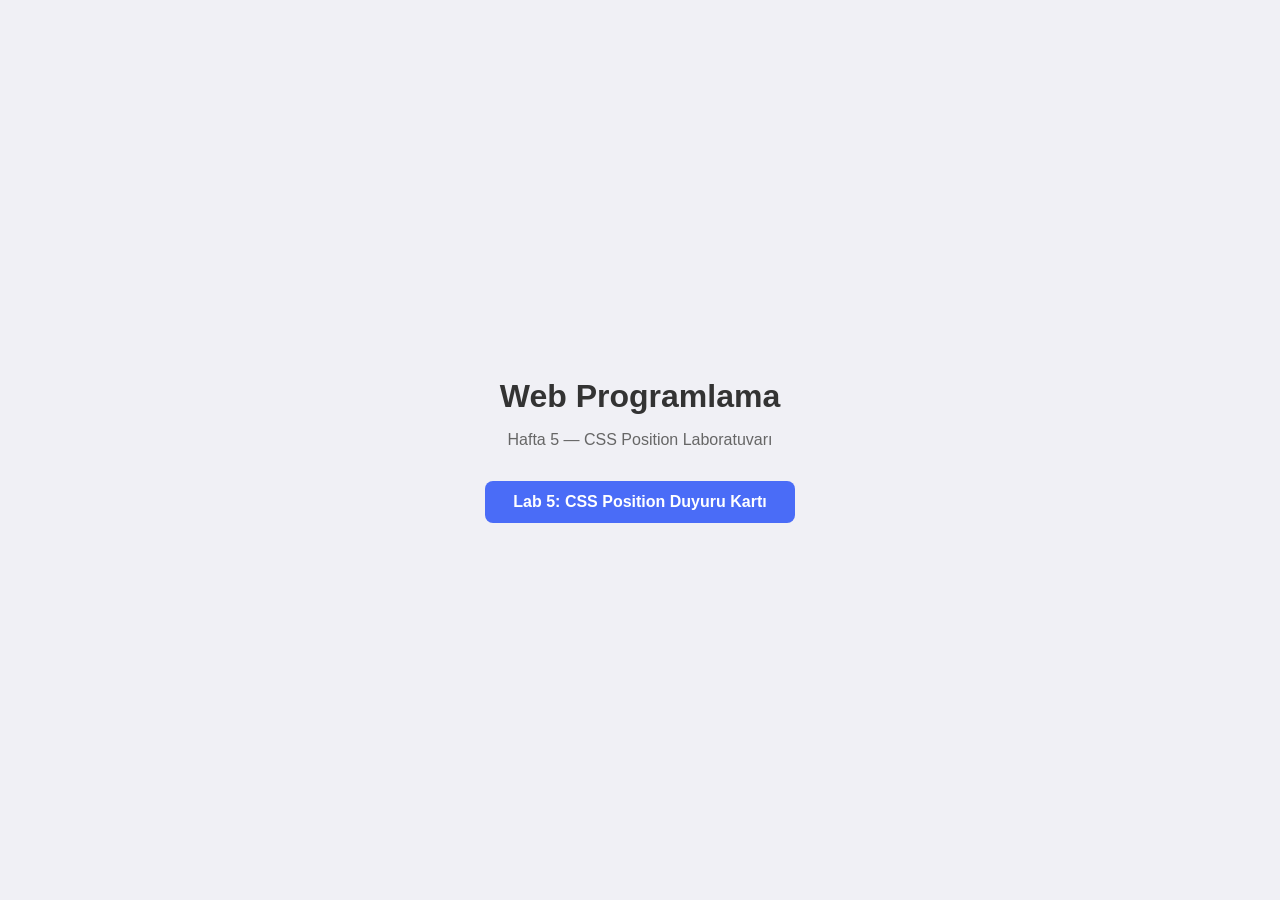
<file: Web Programlama LAB/hafta5/index.html>
<!DOCTYPE html>
<html lang="tr">
<head>
  <meta charset="UTF-8">
  <meta name="viewport" content="width=device-width, initial-scale=1.0">
  <title>Ana Sayfa</title>
  <style>
    * {
      margin: 0;
      padding: 0;
      box-sizing: border-box;
    }

    body {
      font-family: 'Segoe UI', sans-serif;
      background-color: #f0f0f5;
      display: flex;
      flex-direction: column;
      align-items: center;
      justify-content: center;
      min-height: 100vh;
      color: #333;
    }

    h1 {
      font-size: 2rem;
      margin-bottom: 1rem;
    }

    p {
      margin-bottom: 2rem;
      color: #666;
    }

    a.lab-link {
      display: inline-block;
      padding: 12px 28px;
      background-color: #4a6cf7;
      color: #fff;
      text-decoration: none;
      border-radius: 8px;
      font-weight: 600;
      transition: background-color 0.3s, transform 0.2s;
      cursor: pointer;
    }

    a.lab-link:hover {
      background-color: #3455e0;
      transform: translateY(-2px);
    }

    a.lab-link:active {
      transform: translateY(0);
    }
  </style>
</head>
<body>
  <h1>Web Programlama</h1>
  <p>Hafta 5 — CSS Position Laboratuvarı</p>
  <a class="lab-link" href="lab-position.html">Lab 5: CSS Position Duyuru Kartı</a>
</body>
</html>
</file>
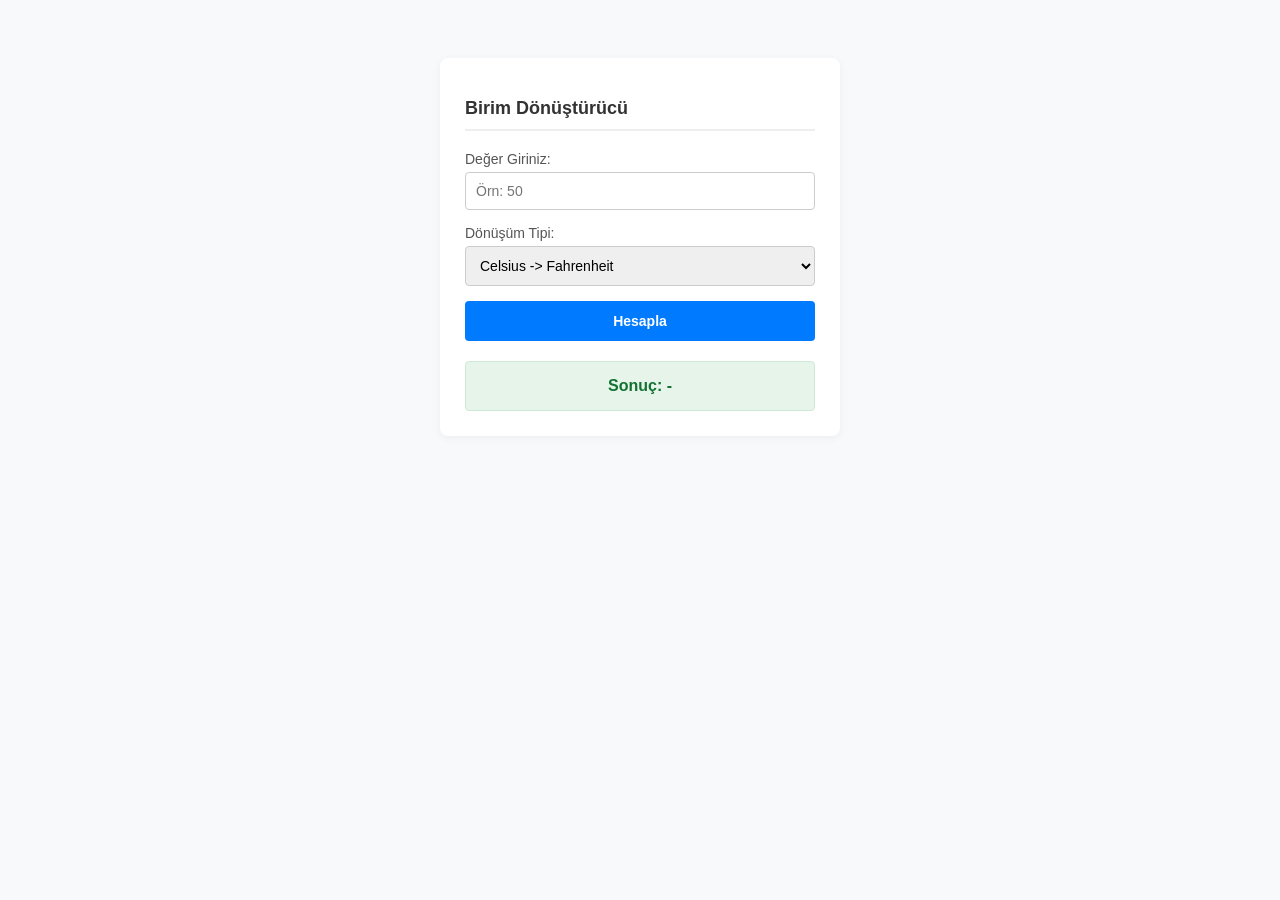
<file: Web Programlama LAB/hafta6/Birim Dönüştürme/index.html>
<!DOCTYPE html>
<html lang="tr">
<head>
    <meta charset="UTF-8">
    <meta name="viewport" content="width=device-width, initial-scale=1.0">
    <title>Birim Dönüştürücü</title>
    <link rel="stylesheet" href="style.css">
</head>
<body>

    <div class="card">
        <h2>Birim Dönüştürücü</h2>
        
        <label>Değer Giriniz:</label>
        <input type="number" id="degerInput" placeholder="Örn: 50">
        
        <label>Dönüşüm Tipi:</label>
        <select id="donusumSelect">
            <option value="c2f">Celsius -> Fahrenheit</option>
            <option value="m2km">Metre -> Kilometre</option>
            <option value="kg2g">Kilogram -> Gram</option>
        </select>
        
        <button class="btn-blue" onclick="birimDonustur()">Hesapla</button>

        <div class="result-box success-box">
            <h3 id="donusumSonucText">Sonuç: -</h3>
        </div>
    </div>

    <script src="script.js"></script>
</body>
</html>
</file>
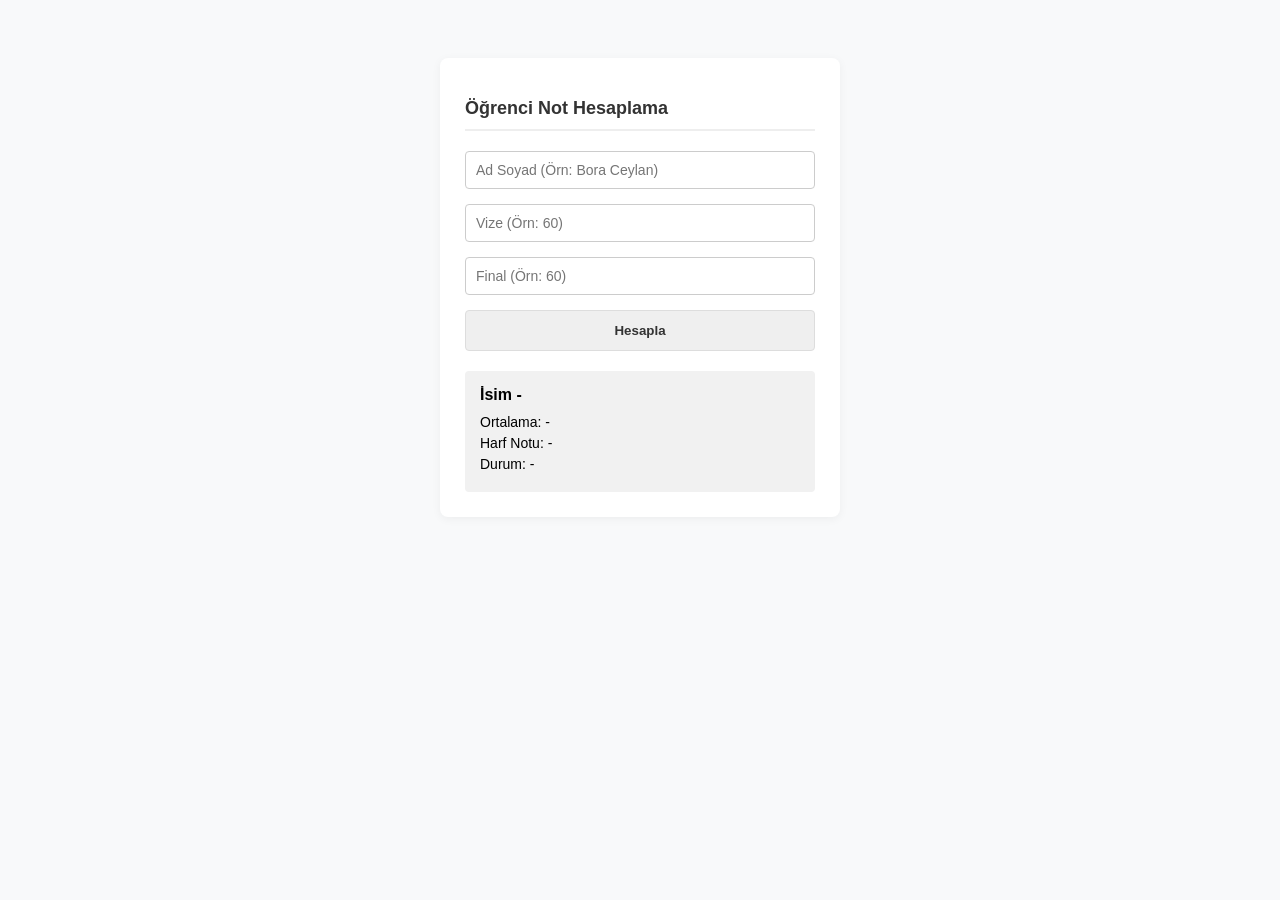
<file: Web Programlama LAB/hafta6/Not Hesaplama/index.html>
<!DOCTYPE html>
<html lang="tr">
<head>
    <meta charset="UTF-8">
    <meta name="viewport" content="width=device-width, initial-scale=1.0">
    <title>Öğrenci Not Hesaplama</title>
    <link rel="stylesheet" href="style.css">
</head>
<body>

    <div class="card">
        <h2>Öğrenci Not Hesaplama</h2>
        
        <input type="text" id="adSoyadInput" placeholder="Ad Soyad (Örn: Bora Ceylan)">
        <input type="number" id="vizeInput" placeholder="Vize (Örn: 60)">
        <input type="number" id="finalInput" placeholder="Final (Örn: 60)">
        
        <button class="btn-gray" onclick="notHesapla()">Hesapla</button>

        <div class="result-box">
            <h3 id="sonucIsim">İsim -</h3>
            <p id="sonucOrtalama">Ortalama: -</p>
            <p id="sonucHarf">Harf Notu: -</p>
            <p id="sonucDurum">Durum: -</p>
        </div>
    </div>

    <script src="script.js"></script>
</body>
</html>
</file>
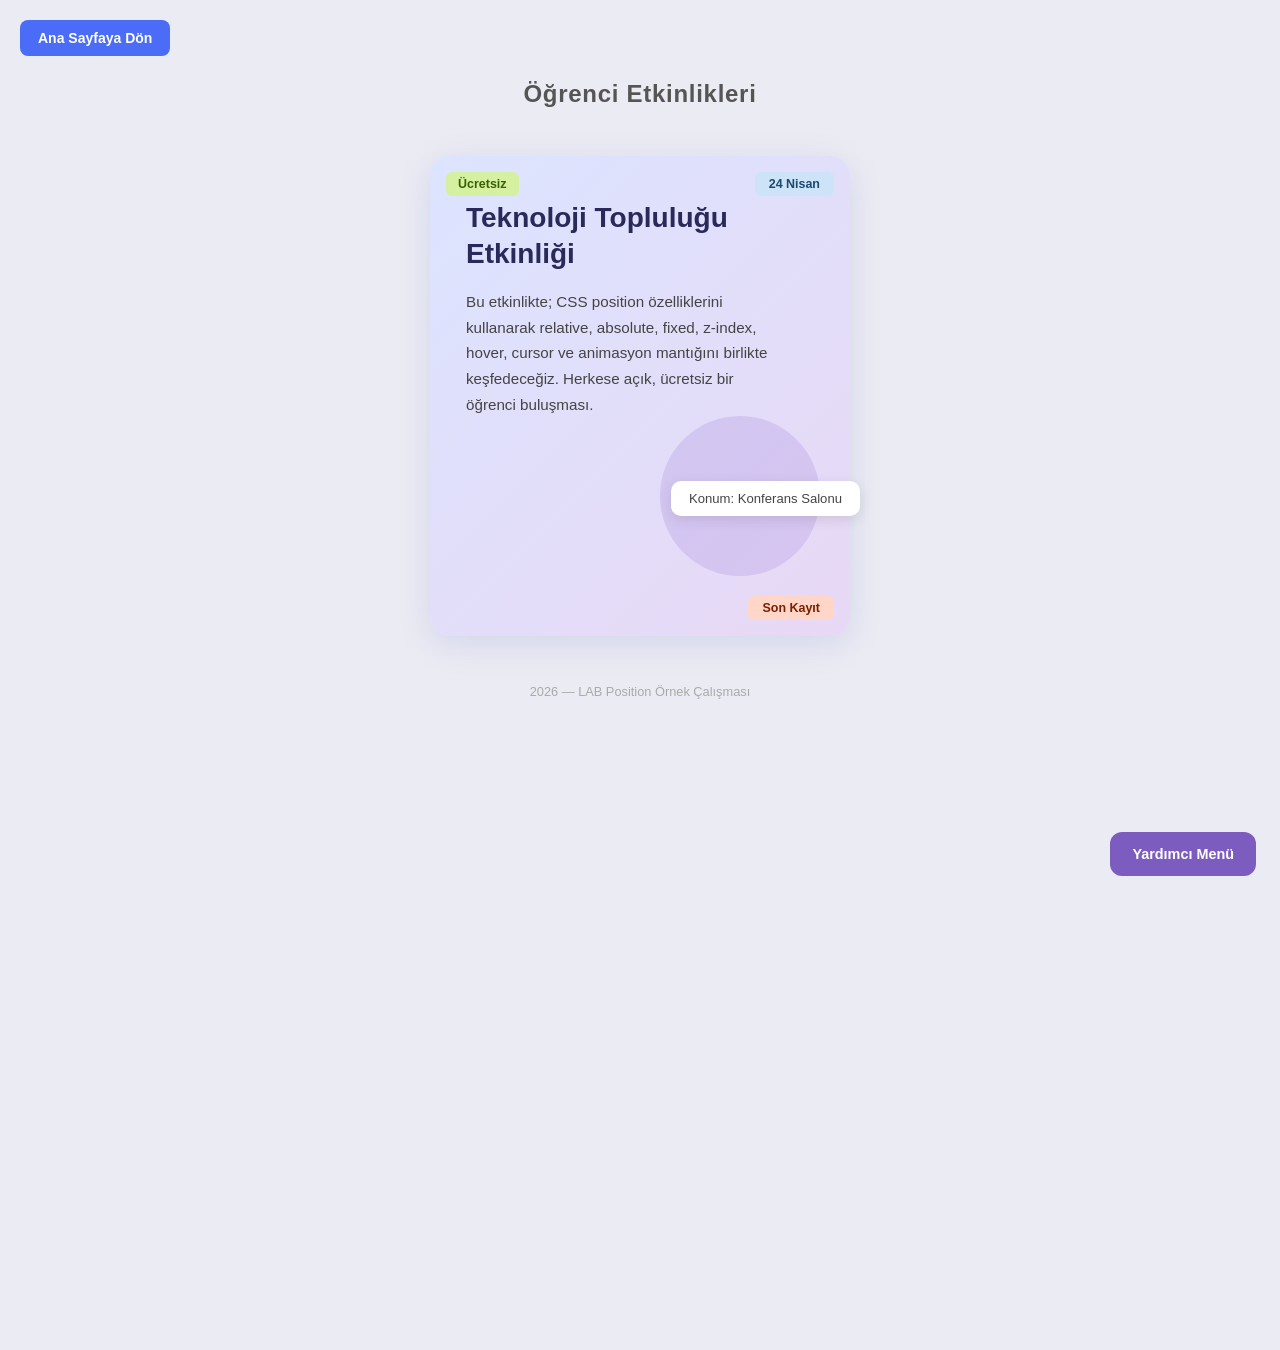
<file: Web Programlama LAB/hafta5/lab-position.html>
<!DOCTYPE html>
<html lang="tr">
<head>
  <meta charset="UTF-8">
  <meta name="viewport" content="width=device-width, initial-scale=1.0">
  <title>LAB Position — Duyuru Kartı</title>
  <style>
    /* ── Reset & Base ── */
    * {
      margin: 0;
      padding: 0;
      box-sizing: border-box;
    }

    body {
      font-family: 'Segoe UI', sans-serif;
      background-color: #ebebf3;
      min-height: 150vh; /* scroll test için uzun sayfa */
      color: #333;
    }

    /* ── Fixed: Ana Sayfaya Dön butonu (sol üst) ── */
    .fixed-back {
      position: fixed;
      top: 20px;
      left: 20px;
      background-color: #4a6cf7;
      color: #fff;
      text-decoration: none;
      padding: 10px 18px;
      border-radius: 8px;
      font-size: 0.875rem;
      font-weight: 600;
      z-index: 1000;
      transition: background-color 0.3s, transform 0.2s;
      cursor: pointer;
    }

    .fixed-back:hover {
      background-color: #3455e0;
      transform: scale(1.05);
    }

    .fixed-back:active {
      transform: scale(0.97);
    }

    /* ── Fixed: Yardımcı Menü butonu (sağ alt) ── */
    .fixed-helper {
      position: fixed;
      bottom: 24px;
      right: 24px;
      background-color: #7c5cbf;
      color: #fff;
      padding: 14px 22px;
      border-radius: 12px;
      font-size: 0.9rem;
      font-weight: 600;
      z-index: 1000;
      transition: background-color 0.3s, box-shadow 0.3s;
      cursor: help;
    }

    .fixed-helper:hover {
      background-color: #6344a8;
      box-shadow: 0 6px 20px rgba(124, 92, 191, 0.45);
    }

    /* ── Sayfa düzeni ── */
    .page-wrapper {
      display: flex;
      flex-direction: column;
      align-items: center;
      padding: 80px 20px 60px;
    }

    /* ── Başlık alanı ── */
    .page-header {
      text-align: center;
      margin-bottom: 48px;
    }

    .page-header h1 {
      font-size: 1.5rem;
      color: #555;
      letter-spacing: 0.03em;
    }

    /* ── Kapsayıcı: position relative ── */
    .card-container {
      position: relative;        /* absolute çocukların referansı */
      width: 420px;
      min-height: 480px;
      background: linear-gradient(135deg, #dce4ff 0%, #e8d8f5 100%);
      border-radius: 20px;
      padding: 44px 36px 60px;
      box-shadow: 0 8px 32px rgba(100, 120, 200, 0.18);
      overflow: visible;
      animation: fadeInUp 0.7s ease both;
    }

    @keyframes fadeInUp {
      from {
        opacity: 0;
        transform: translateY(30px);
      }
      to {
        opacity: 1;
        transform: translateY(0);
      }
    }

    /* ── Dekoratif daire (z-index örneği) ── */
    .deco-circle {
      position: absolute;       /* absolute — kapsayıcıya göre */
      bottom: 60px;
      right: 30px;
      width: 160px;
      height: 160px;
      border-radius: 50%;
      background: rgba(160, 130, 220, 0.25);
      z-index: 1;               /* içerik arkasında */
    }

    /* ── Kart başlık & metin ── */
    .card-content {
      position: relative;
      z-index: 2;               /* daire üstünde */
    }

    .card-content h2 {
      font-size: 1.75rem;
      font-weight: 700;
      color: #2a2a5a;
      margin-bottom: 16px;
      line-height: 1.3;
    }

    .card-content p {
      font-size: 0.95rem;
      color: #444;
      line-height: 1.7;
      max-width: 320px;
    }

    /* ── Absolute etiket 1: "Ücretsiz" (sol üst) ── */
    .badge-free {
      position: absolute;
      top: 16px;
      left: 16px;
      background-color: #d4f0a0;
      color: #3a6000;
      padding: 5px 12px;
      border-radius: 6px;
      font-size: 0.78rem;
      font-weight: 700;
      z-index: 3;
      transition: transform 0.25s, box-shadow 0.25s;
      cursor: default;
    }

    .badge-free:hover {
      transform: scale(1.1);
      box-shadow: 0 4px 12px rgba(0, 0, 0, 0.12);
    }

    /* ── Absolute etiket 2: "24 Nisan" (sağ üst) ── */
    .badge-date {
      position: absolute;
      top: 16px;
      right: 16px;
      background-color: #cde4f8;
      color: #1a4a70;
      padding: 5px 14px;
      border-radius: 6px;
      font-size: 0.78rem;
      font-weight: 700;
      z-index: 3;
      transition: transform 0.25s, box-shadow 0.25s;
      cursor: default;
    }

    .badge-date:hover {
      transform: scale(1.1);
      box-shadow: 0 4px 12px rgba(0, 0, 0, 0.12);
    }

    /* ── Absolute etiket 3: "Konum" (orta sağ) ── */
    .badge-location {
      position: absolute;
      bottom: 120px;
      right: -10px;
      background-color: #fff;
      color: #444;
      padding: 10px 18px;
      border-radius: 10px;
      font-size: 0.82rem;
      font-weight: 500;
      box-shadow: 0 4px 14px rgba(0, 0, 0, 0.1);
      z-index: 4;               /* dairenin üstünde */
      transition: transform 0.3s, box-shadow 0.3s;
      cursor: pointer;
    }

    .badge-location:hover {
      transform: translateX(-6px);
      box-shadow: 0 6px 20px rgba(0, 0, 0, 0.15);
    }

    /* ── Absolute etiket 4: "Son Kayıt" (sağ alt) ── */
    .badge-deadline {
      position: absolute;
      bottom: 16px;
      right: 16px;
      background-color: #ffd6c8;
      color: #7a2000;
      padding: 5px 14px;
      border-radius: 6px;
      font-size: 0.78rem;
      font-weight: 700;
      z-index: 3;
      animation: pulse 2s ease-in-out infinite;
      cursor: default;
    }

    @keyframes pulse {
      0%, 100% { opacity: 1; }
      50%       { opacity: 0.55; }
    }

    /* ── Footer ── */
    footer {
      margin-top: 48px;
      font-size: 0.8rem;
      color: #aaa;
      text-align: center;
    }
  </style>
</head>
<body>

  <!-- Fixed: Ana Sayfaya Dön -->
  <a class="fixed-back" href="index.html">Ana Sayfaya Dön</a>

  <!-- Fixed: Yardımcı Menü -->
  <div class="fixed-helper">Yardımcı Menü</div>

  <div class="page-wrapper">

    <!-- Kısa başlık alanı -->
    <header class="page-header">
      <h1>Öğrenci Etkinlikleri</h1>
    </header>

    <!-- Duyuru kartı — position: relative kapsayıcı -->
    <div class="card-container">

      <!-- Absolute 1: Ücretsiz rozeti -->
      <span class="badge-free">Ücretsiz</span>

      <!-- Absolute 2: Tarih rozeti -->
      <span class="badge-date">24 Nisan</span>

      <!-- Dekoratif daire (z-index: 1) -->
      <div class="deco-circle"></div>

      <!-- Kart içeriği (z-index: 2) -->
      <div class="card-content">
        <h2>Teknoloji Topluluğu Etkinliği</h2>
        <p>
          Bu etkinlikte; CSS position özelliklerini kullanarak
          relative, absolute, fixed, z-index, hover, cursor ve
          animasyon mantığını birlikte keşfedeceğiz. Herkese açık,
          ücretsiz bir öğrenci buluşması.
        </p>
      </div>

      <!-- Absolute 3: Konum etiketi -->
      <div class="badge-location">Konum: Konferans Salonu</div>

      <!-- Absolute 4: Son Kayıt -->
      <span class="badge-deadline">Son Kayıt</span>

    </div><!-- /card-container -->

    <footer>2026 &mdash; LAB Position Örnek Çalışması</footer>

  </div><!-- /page-wrapper -->

</body>
</html>
</file>
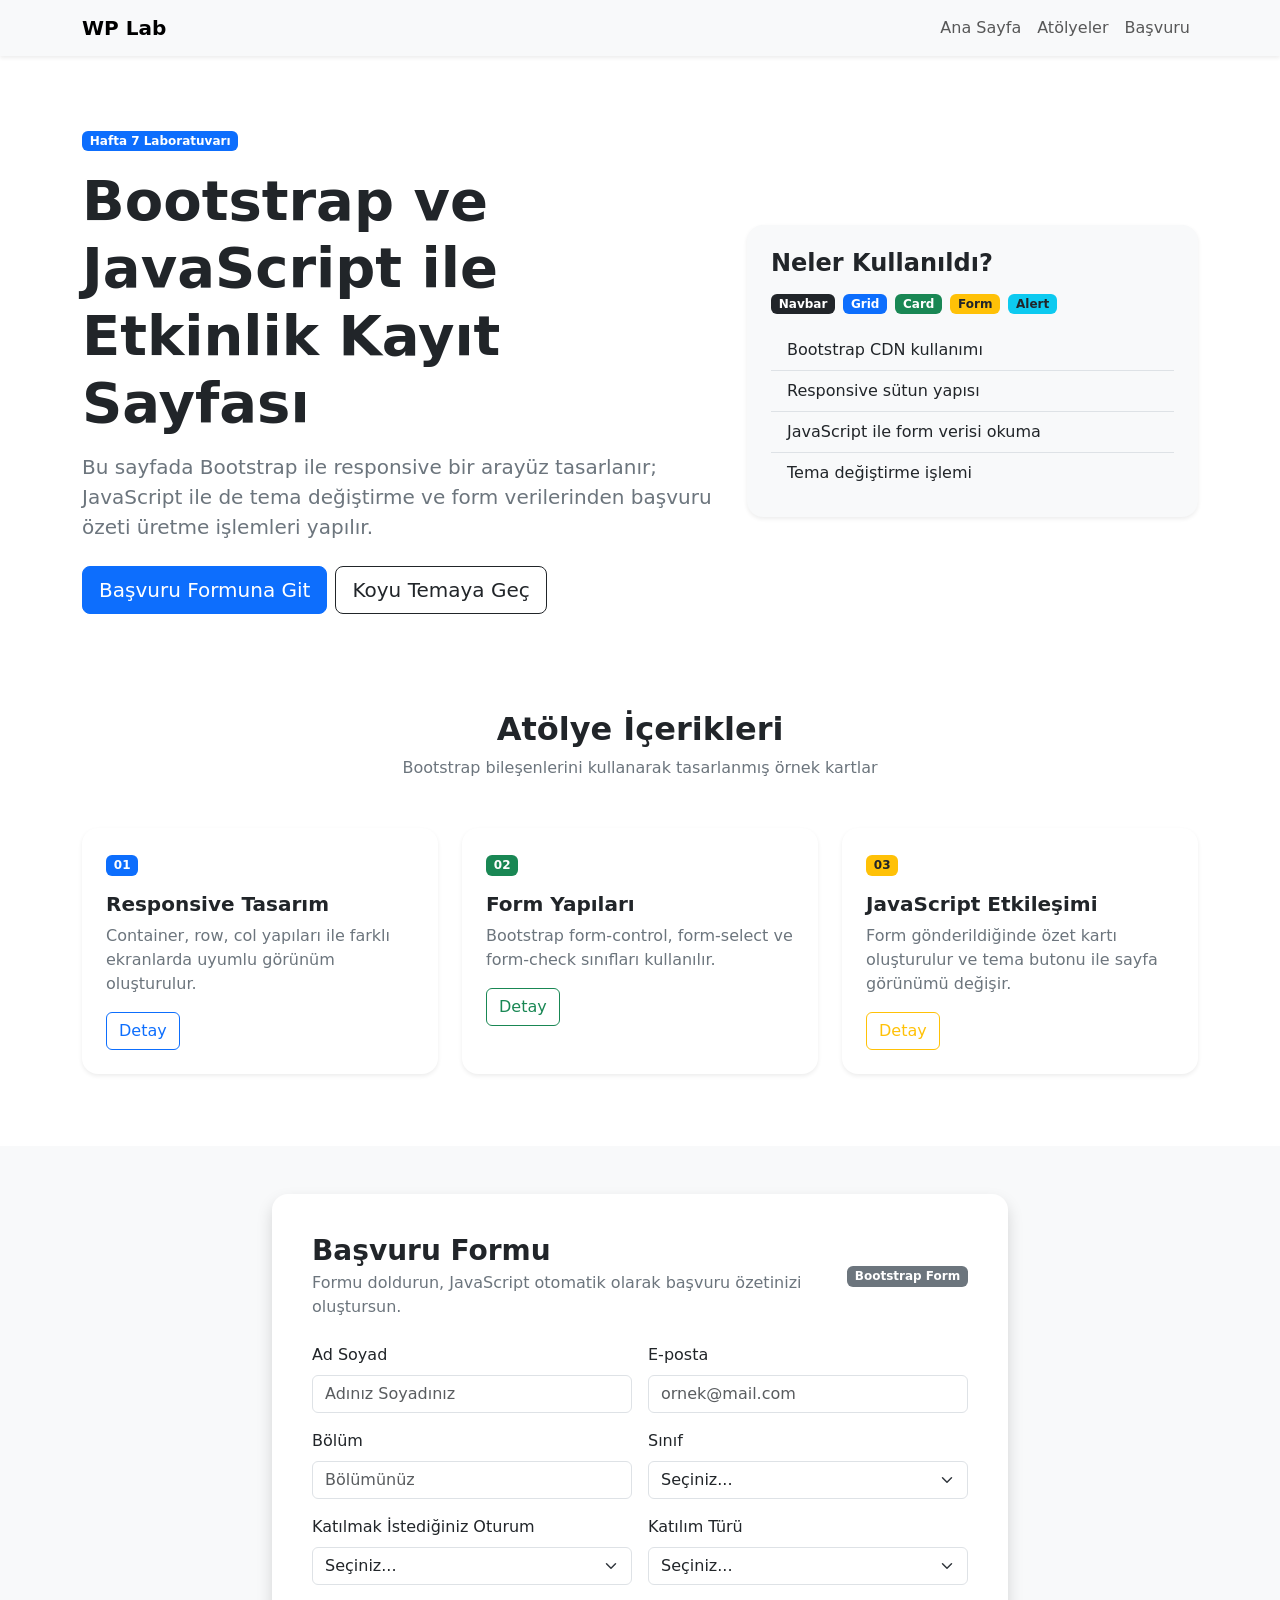
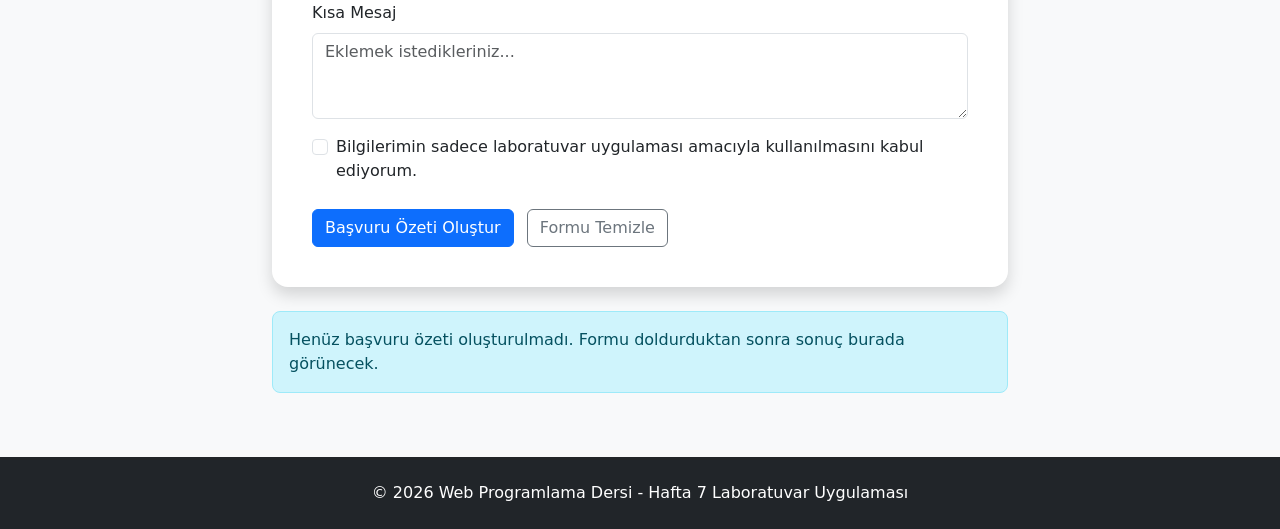
<file: Web Programlama LAB/hafta7/hafta7.html>
<!DOCTYPE html>
<html lang="tr" data-bs-theme="light">
<head>
    <meta charset="UTF-8">
    <meta name="viewport" content="width=device-width, initial-scale=1.0">
    <title>Hafta 7 - Bootstrap ve JS</title>
    <link href="https://cdn.jsdelivr.net/npm/bootstrap@5.3.3/dist/css/bootstrap.min.css" rel="stylesheet">
    <link href="styles/hafta7.css" rel="stylesheet">
</head>
<body>

    <nav class="navbar navbar-expand-lg bg-body-tertiary shadow-sm">
        <div class="container">
            <a class="navbar-brand fw-bold" href="#">WP Lab</a>
            <button class="navbar-toggler" type="button" data-bs-toggle="collapse" data-bs-target="#navbarNav">
                <span class="navbar-toggler-icon"></span>
            </button>
            <div class="collapse navbar-collapse justify-content-end" id="navbarNav">
                <ul class="navbar-nav">
                    <li class="nav-item"><a class="nav-link" href="index.html">Ana Sayfa</a></li>
                    <li class="nav-item"><a class="nav-link" href="#atolyeler">Atölyeler</a></li>
                    <li class="nav-item"><a class="nav-link" href="#basvuru">Başvuru</a></li>
                </ul>
            </div>
        </div>
    </nav>

    <header class="container py-5 mt-4">
        <div class="row align-items-center">
            <div class="col-md-7">
                <span class="badge bg-primary mb-3">Hafta 7 Laboratuvarı</span>
                <h1 class="display-4 fw-bold mb-3">Bootstrap ve JavaScript ile Etkinlik Kayıt Sayfası</h1>
                <p class="lead text-secondary mb-4">Bu sayfada Bootstrap ile responsive bir arayüz tasarlanır; JavaScript ile de tema değiştirme ve form verilerinden başvuru özeti üretme işlemleri yapılır.</p>
                <div class="d-flex gap-2">
                    <a href="#basvuru" class="btn btn-primary btn-lg">Başvuru Formuna Git</a>
                    <button id="temaButonu" class="btn btn-outline-dark btn-lg">Koyu Temaya Geç</button>
                </div>
            </div>
            <div class="col-md-5 mt-4 mt-md-0">
                <div class="card shadow-sm rounded-4 border-0 bg-body-tertiary">
                    <div class="card-body p-4">
                        <h4 class="fw-bold mb-3">Neler Kullanıldı?</h4>
                        <div class="d-flex gap-2 mb-3 flex-wrap">
                            <span class="badge bg-dark">Navbar</span>
                            <span class="badge bg-primary">Grid</span>
                            <span class="badge bg-success">Card</span>
                            <span class="badge bg-warning text-dark">Form</span>
                            <span class="badge bg-info text-dark">Alert</span>
                        </div>
                        <ul class="list-group list-group-flush bg-transparent">
                            <li class="list-group-item bg-transparent">Bootstrap CDN kullanımı</li>
                            <li class="list-group-item bg-transparent">Responsive sütun yapısı</li>
                            <li class="list-group-item bg-transparent">JavaScript ile form verisi okuma</li>
                            <li class="list-group-item bg-transparent">Tema değiştirme işlemi</li>
                        </ul>
                    </div>
                </div>
            </div>
        </div>
    </header>

    <section id="atolyeler" class="container py-5 text-center">
        <h2 class="fw-bold mb-2">Atölye İçerikleri</h2>
        <p class="text-secondary mb-5">Bootstrap bileşenlerini kullanarak tasarlanmış örnek kartlar</p>
        
        <div class="row g-4 text-start">
            <div class="col-md-4">
                <div class="card shadow-sm h-100 border-0 rounded-4 p-2">
                    <div class="card-body">
                        <span class="badge bg-primary mb-3">01</span>
                        <h5 class="card-title fw-bold">Responsive Tasarım</h5>
                        <p class="card-text text-secondary">Container, row, col yapıları ile farklı ekranlarda uyumlu görünüm oluşturulur.</p>
                        <a href="#" class="btn btn-outline-primary mt-auto d-inline-block">Detay</a>
                    </div>
                </div>
            </div>
            <div class="col-md-4">
                <div class="card shadow-sm h-100 border-0 rounded-4 p-2">
                    <div class="card-body">
                        <span class="badge bg-success mb-3">02</span>
                        <h5 class="card-title fw-bold">Form Yapıları</h5>
                        <p class="card-text text-secondary">Bootstrap form-control, form-select ve form-check sınıfları kullanılır.</p>
                        <a href="#" class="btn btn-outline-success mt-auto d-inline-block">Detay</a>
                    </div>
                </div>
            </div>
            <div class="col-md-4">
                <div class="card shadow-sm h-100 border-0 rounded-4 p-2">
                    <div class="card-body">
                        <span class="badge bg-warning text-dark mb-3">03</span>
                        <h5 class="card-title fw-bold">JavaScript Etkileşimi</h5>
                        <p class="card-text text-secondary">Form gönderildiğinde özet kartı oluşturulur ve tema butonu ile sayfa görünümü değişir.</p>
                        <a href="#" class="btn btn-outline-warning mt-auto d-inline-block">Detay</a>
                    </div>
                </div>
            </div>
        </div>
    </section>

    <section id="basvuru" class="bg-body-tertiary py-5 mt-4">
        <div class="container">
            <div class="row justify-content-center">
                <div class="col-lg-8">
                    <div class="card shadow rounded-4 border-0 p-md-4">
                        <div class="card-body">
                            <div class="d-flex justify-content-between align-items-center mb-4">
                                <div>
                                    <h3 class="fw-bold mb-1">Başvuru Formu</h3>
                                    <p class="text-secondary mb-0">Formu doldurun, JavaScript otomatik olarak başvuru özetinizi oluştursun.</p>
                                </div>
                                <span class="badge bg-secondary">Bootstrap Form</span>
                            </div>
                            
                            <form id="kayitFormu">
                                <div class="row g-3">
                                    <div class="col-md-6">
                                        <label for="adSoyad" class="form-label">Ad Soyad</label>
                                        <input type="text" class="form-control" id="adSoyad" placeholder="Adınız Soyadınız">
                                    </div>
                                    <div class="col-md-6">
                                        <label for="email" class="form-label">E-posta</label>
                                        <input type="email" class="form-control" id="email" placeholder="ornek@mail.com">
                                    </div>
                                    <div class="col-md-6">
                                        <label for="bolum" class="form-label">Bölüm</label>
                                        <input type="text" class="form-control" id="bolum" placeholder="Bölümünüz">
                                    </div>
                                    <div class="col-md-6">
                                        <label for="sinif" class="form-label">Sınıf</label>
                                        <select class="form-select" id="sinif">
                                            <option value="" selected disabled>Seçiniz...</option>
                                            <option value="1. Sınıf">1. Sınıf</option>
                                            <option value="2. Sınıf">2. Sınıf</option>
                                            <option value="3. Sınıf">3. Sınıf</option>
                                            <option value="4. Sınıf">4. Sınıf</option>
                                        </select>
                                    </div>
                                    <div class="col-md-6">
                                        <label for="oturum" class="form-label">Katılmak İstediğiniz Oturum</label>
                                        <select class="form-select" id="oturum">
                                            <option value="" selected disabled>Seçiniz...</option>
                                            <option value="Bootstrap + JS Projesi">Bootstrap + JS Projesi</option>
                                            <option value="React Giriş">React Giriş</option>
                                            <option value="Backend Temelleri">Backend Temelleri</option>
                                        </select>
                                    </div>
                                    <div class="col-md-6">
                                        <label for="katilimTuru" class="form-label">Katılım Türü</label>
                                        <select class="form-select" id="katilimTuru">
                                            <option value="" selected disabled>Seçiniz...</option>
                                            <option value="Yüz yüze">Yüz yüze</option>
                                            <option value="Online">Online</option>
                                        </select>
                                    </div>
                                    <div class="col-12">
                                        <label for="kisaMesaj" class="form-label">Kısa Mesaj</label>
                                        <textarea class="form-control" id="kisaMesaj" rows="3" placeholder="Eklemek istedikleriniz..."></textarea>
                                    </div>
                                    <div class="col-12">
                                        <div class="form-check">
                                            <input class="form-check-input" type="checkbox" id="onay">
                                            <label class="form-check-label" for="onay">
                                                Bilgilerimin sadece laboratuvar uygulaması amacıyla kullanılmasını kabul ediyorum.
                                            </label>
                                        </div>
                                    </div>
                                    <div class="col-12 mt-4">
                                        <button type="submit" class="btn btn-primary me-2">Başvuru Özeti Oluştur</button>
                                        <button type="reset" class="btn btn-outline-secondary" id="temizleBtn">Formu Temizle</button>
                                    </div>
                                </div>
                            </form>
                        </div>
                    </div>

                    <div id="sonucAlani" class="mt-4">
                        <div class="alert alert-info rounded-3">
                            Henüz başvuru özeti oluşturulmadı. Formu doldurduktan sonra sonuç burada görünecek.
                        </div>
                    </div>

                </div>
            </div>
        </div>
    </section>

    <footer class="bg-dark text-white text-center py-4 mt-auto">
        <div class="container">
            <p class="mb-0">© 2026 Web Programlama Dersi - Hafta 7 Laboratuvar Uygulaması</p>
        </div>
    </footer>

    <script src="https://cdn.jsdelivr.net/npm/bootstrap@5.3.3/dist/js/bootstrap.bundle.min.js"></script>
    <script src="scripts/hafta7.js"></script>
</body>
</html>
</file>
<file: BoraCeylan_FlexboxOdev/style.css>
* {
    margin: 0;
    padding: 0;
    box-sizing: border-box;
  }
  
  body {
    font-family: Arial, sans-serif;
  }
  
  .wrapper {
    height: 100vh;
    display: flex;
    flex-direction: column;
  }
  
  /* Navbar */
  .navbar {
    height: 10vh;
    display: flex;
    justify-content: space-between;
    align-items: center;
    padding: 0 30px;
    background-color: #2c3e50;
    color: white;
  }
  
  .logo {
    font-size: 24px;
    font-weight: bold;
  }
  
  .nav-links {
    display: flex;
    gap: 20px;
  }
  
  .nav-links a {
    text-decoration: none;
    color: white;
    font-size: 16px;
  }
  
  /* Hero */
  .hero {
    height: 30vh;
    display: flex;
    flex-direction: row;
    justify-content: space-between;
    align-items: stretch;
    padding: 20px 30px;
    gap: 20px;
    background-color: #ecf0f1;
  }
  
  .hero-text {
    flex: 1;
    display: flex;
    flex-direction: column;
    justify-content: center;
  }
  
  .hero-text h1 {
    margin-bottom: 10px;
  }
  
  .hero-text p {
    margin-bottom: 15px;
  }
  
  .hero-text button {
    width: 120px;
    padding: 10px;
    border: none;
    background-color: #3498db;
    color: white;
    cursor: pointer;
    border-radius: 6px;
  }
  
  .hero-image {
    flex: 1;
    display: flex;
    justify-content: center;
    align-items: center;
    background-color: #bdc3c7;
    border-radius: 8px;
    font-size: 20px;
  }
  
  /* Kartlar */
  .cards-section {
    height: 30vh;
    display: flex;
    flex-wrap: wrap;
    gap: 15px;
    padding: 20px 30px;
    background-color: #f8f9fa;
    justify-content: center;
    align-content: center;
  }
  
  .card {
    width: 30%;
    min-width: 150px;
    background-color: #9b59b6;
    color: white;
    display: flex;
    justify-content: center;
    align-items: center;
    border-radius: 8px;
    padding: 20px;
  }
  
  /* Flex Grow */
  .grow-section {
    height: 20vh;
    display: flex;
    align-items: stretch;
    gap: 10px;
    padding: 20px 30px;
    background-color: #dfe6e9;
  }
  
  .grow-box {
    display: flex;
    justify-content: center;
    align-items: center;
    color: white;
    border-radius: 8px;
    font-size: 18px;
  }
  
  .box1 {
    flex-grow: 1;
    background-color: #e74c3c;
  }
  
  .box2 {
    flex-grow: 2;
    background-color: #27ae60;
  }
  
  .box3 {
    flex-grow: 1;
    background-color: #f39c12;
  }
  
  /* Footer */
  .footer {
    height: 10vh;
    display: flex;
    justify-content: center;
    align-items: center;
    background-color: #34495e;
    color: white;
  }
</file>
<file: Web Programlama LAB/hafta6/Birim Dönüştürme/style.css>
body {
    font-family: Arial, sans-serif;
    background-color: #f8f9fa;
    display: flex;
    justify-content: center;
    padding-top: 50px;
}

.card {
    background-color: white;
    padding: 25px;
    border-radius: 8px;
    box-shadow: 0 2px 10px rgba(0,0,0,0.05);
    width: 350px;
}

h2 {
    font-size: 18px; 
    color: #333;
    border-bottom: 2px solid #eee;
    padding-bottom: 10px; 
    margin-bottom: 20px;
}

label {
    font-size: 14px; 
    color: #555;
    margin-bottom: 5px; 
    display: block;
}

input, select {
    width: 100%; 
    padding: 10px; 
    margin-bottom: 15px;
    border: 1px solid #ccc; 
    border-radius: 4px;
    box-sizing: border-box; 
    font-size: 14px;
}

input:focus, select:focus {
    outline: none;
    border-color: #007bff;
}

.btn-blue {
    width: 100%; 
    padding: 12px;
    border: none; 
    border-radius: 4px;
    cursor: pointer; 
    font-weight: bold;
    font-size: 14px;
    background-color: #007bff; 
    color: white;
    margin-bottom: 20px;
    transition: background-color 0.2s;
}

.btn-blue:hover { 
    background-color: #0056b3; 
}

.result-box {
    padding: 15px; 
    border-radius: 4px;
}

/* Hocanın PDF'indeki o yeşil kutu stili */
.success-box {
    background-color: #e6f4ea; 
    color: #137333;
    text-align: center; 
    border: 1px solid #ceead6;
}

.success-box h3 { 
    margin: 0; 
    font-size: 16px;
}
</file>
<file: Web Programlama LAB/hafta6/Not Hesaplama/style.css>
body {
    font-family: Arial, sans-serif;
    background-color: #f8f9fa;
    display: flex;
    justify-content: center;
    padding-top: 50px;
}
.card {
    background-color: white;
    padding: 25px;
    border-radius: 8px;
    box-shadow: 0 2px 10px rgba(0,0,0,0.05);
    width: 350px;
}
h2 {
    font-size: 18px; color: #333;
    border-bottom: 2px solid #eee;
    padding-bottom: 10px; margin-bottom: 20px;
}
input {
    width: 100%; padding: 10px; margin-bottom: 15px;
    border: 1px solid #ccc; border-radius: 4px;
    box-sizing: border-box; font-size: 14px;
}
.btn-gray {
    width: 100%; padding: 12px;
    border: 1px solid #ddd; border-radius: 4px;
    cursor: pointer; font-weight: bold;
    background-color: #efefef; color: #333;
    margin-bottom: 20px;
}
.btn-gray:hover { background-color: #e2e2e2; }
.result-box {
    background-color: #f1f1f1; padding: 15px; border-radius: 4px;
}
.result-box h3 { margin: 0 0 10px 0; font-size: 16px; }
.result-box p { margin: 5px 0; font-size: 14px; }
</file>
<file: Web Programlama LAB/hafta7/styles/hafta7.css>
/* Ana stiller Bootstrap üzerinden çekiliyor. 
   Burası çok spesifik ince ayarlar içindir. */

html {
    scroll-behavior: smooth;
}

body {
    /* Footer'ın her zaman en altta kalması için min-height ayarı */
    min-height: 100vh;
    display: flex;
    flex-direction: column;
}

/* Custom bir gölge efekti denemesi (isteğe bağlı, bootstrap shadow da yeterli) */
.card {
    transition: transform 0.2s ease-in-out;
}

.card:hover {
    transform: translateY(-5px);
}
</file>
